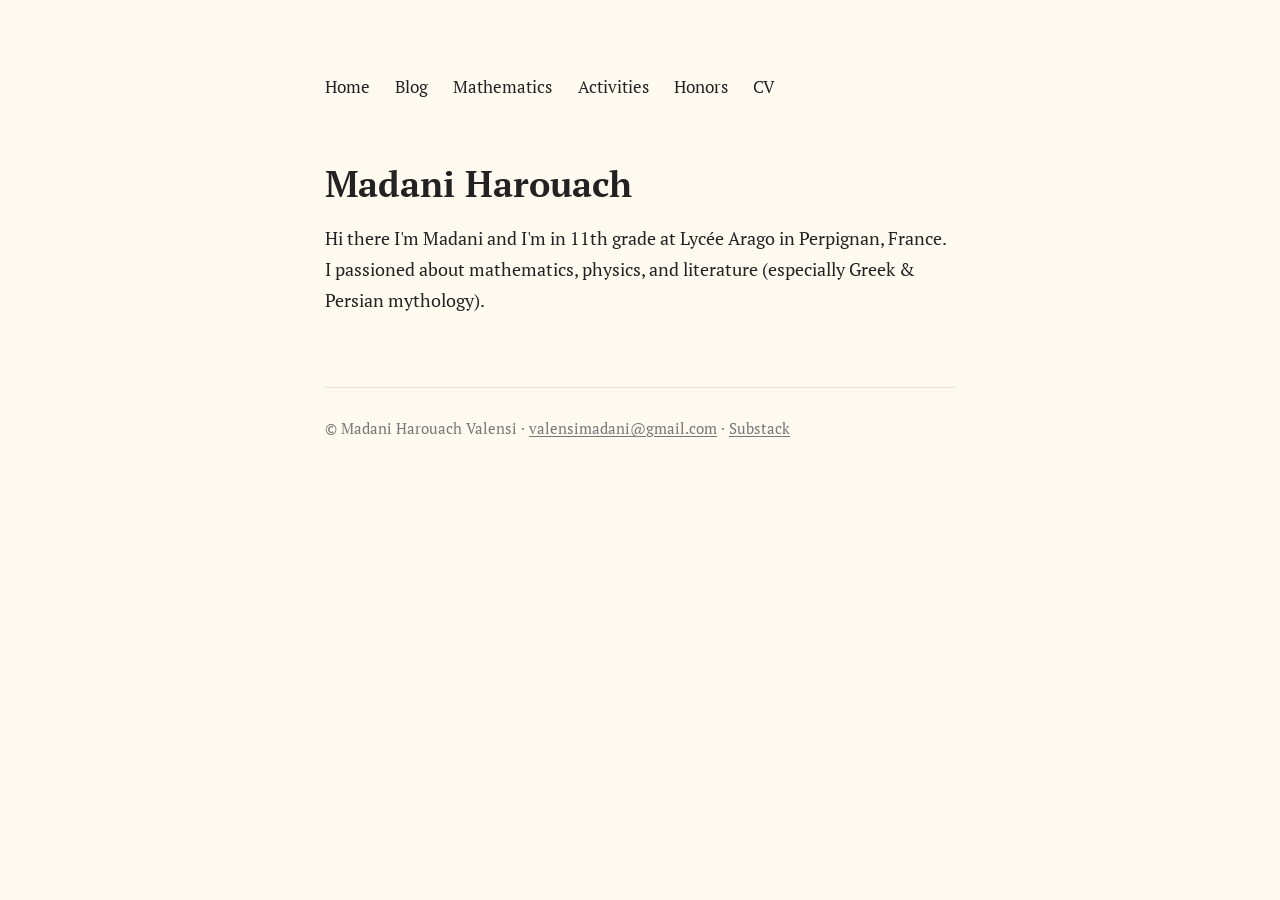
<file: index.html>
<!doctype html>
<html lang="en">
<head>
<meta charset="utf-8">
<meta name="viewport" content="width=device-width,initial-scale=1">
<title>Madani Harouach</title>
<link rel="stylesheet" href="style.css">
</head>
<body>
<div class="wrap">

<nav class="site-nav">
  <ul>
    <li><a href="index.html">Home</a></li>
    <li><a href="https://open.substack.com/pub/valensimadani">Blog</a></li>
    <li><a href="mathematics.html">Mathematics</a></li>
    <li><a href="activities.html">Activities</a></li>
    <li><a href="honors.html">Honors</a></li>
    <li><a href="cv.pdf">CV</a></li>
  </ul>
</nav>

<main>

<h1>Madani Harouach</h1>

<p>Hi there I'm Madani and I'm in 11th grade at Lycée Arago in Perpignan, France. I passioned about mathematics, physics, and literature (especially Greek & Persian mythology).</p>

<p></p>

<blockquote></blockquote>

</main>

<footer class="site-foot">
  © Madani Harouach Valensi · <a href="mailto:valensimadani@gmail.com">valensimadani@gmail.com</a> · <a href="https://open.substack.com/pub/valensimadani">Substack</a>
</footer>

</div>
</body>
</html>
</file>
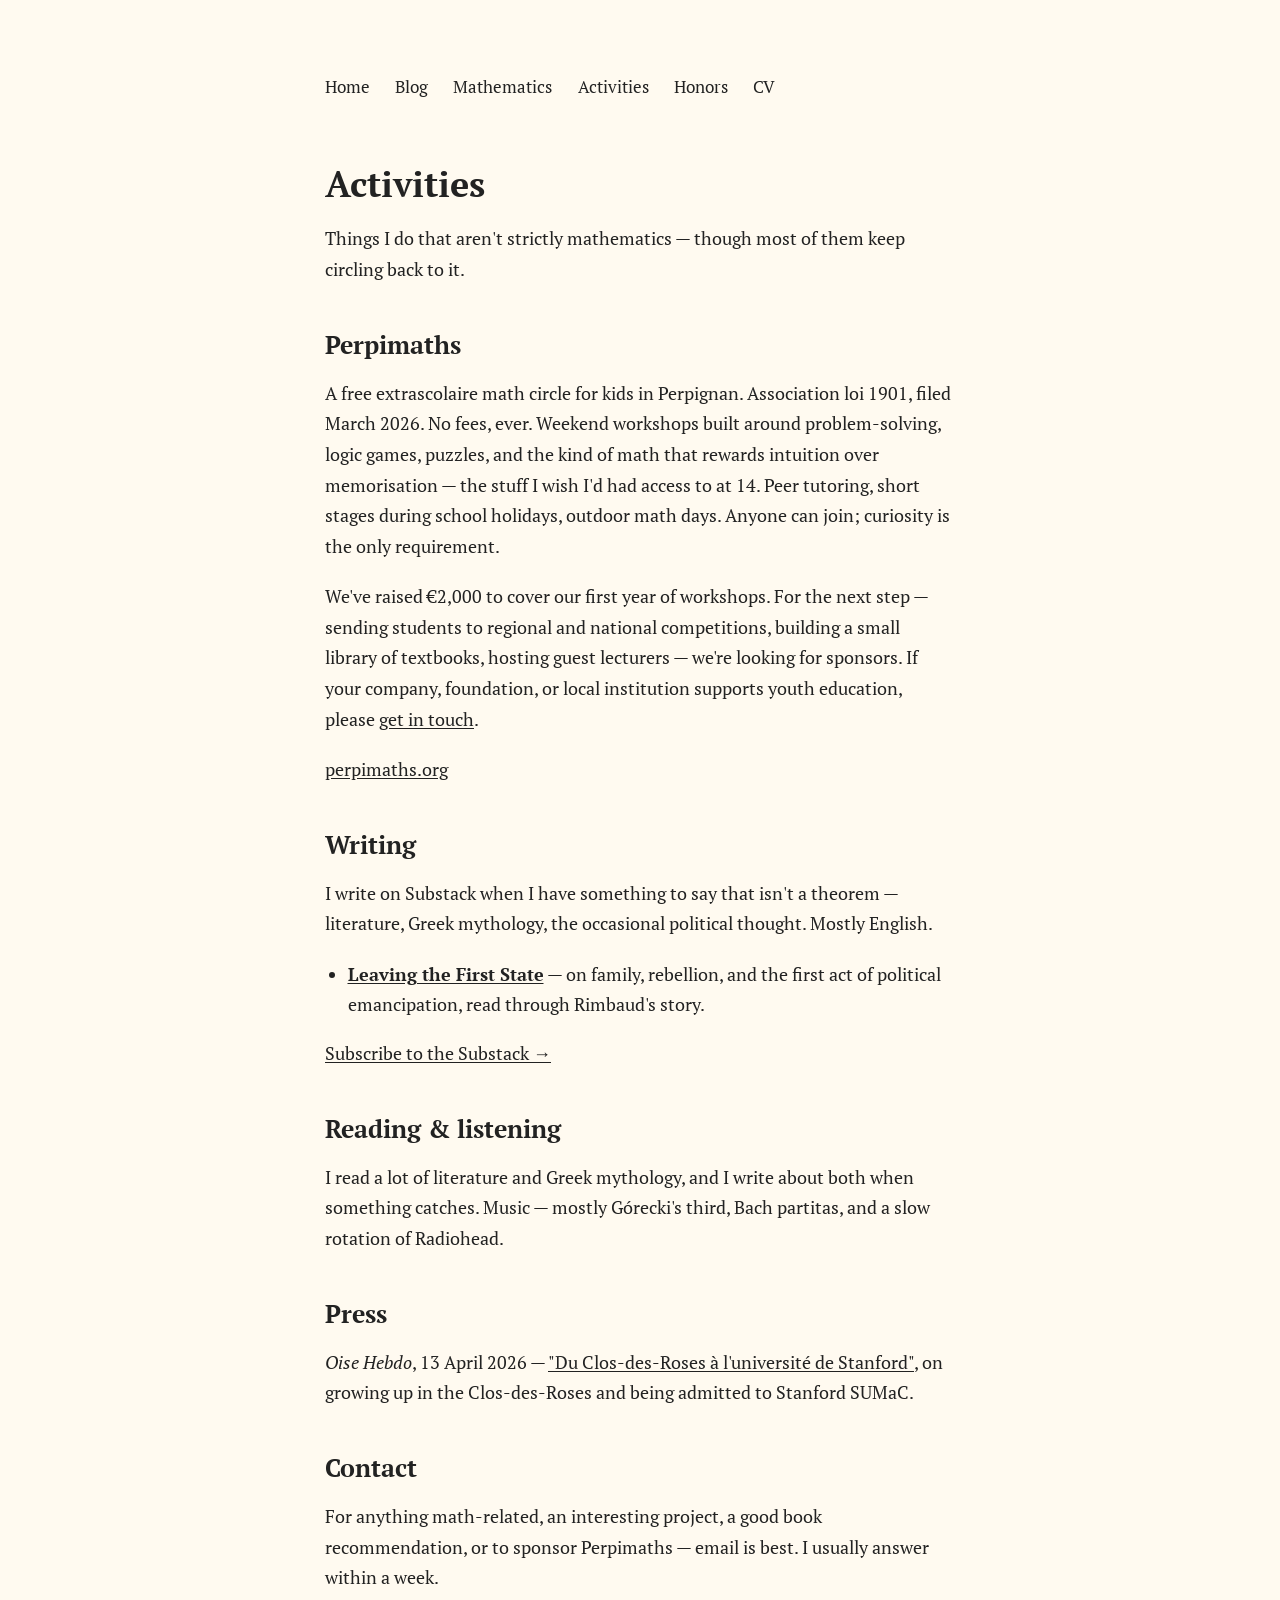
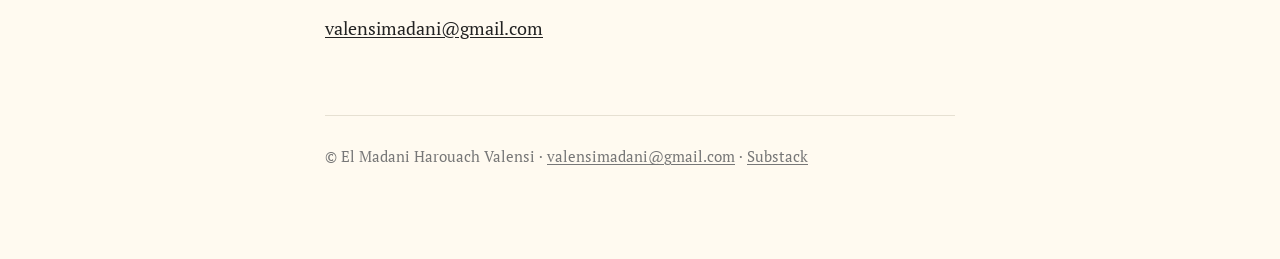
<file: activities.html>
<!doctype html>
<html lang="en">
<head>
<meta charset="utf-8">
<meta name="viewport" content="width=device-width,initial-scale=1">
<title>Activities — Madani Harouach</title>
<link rel="stylesheet" href="style.css">
</head>
<body>
<div class="wrap">

<nav class="site-nav">
  <ul>
    <li><a href="index.html">Home</a></li>
    <li><a href="https://open.substack.com/pub/valensimadani">Blog</a></li>
    <li><a href="mathematics.html">Mathematics</a></li>
    <li><a href="activities.html">Activities</a></li>
    <li><a href="honors.html">Honors</a></li>
    <li><a href="cv.pdf">CV</a></li>
  </ul>
</nav>

<main>

<h1>Activities</h1>

<p>Things I do that aren't strictly mathematics — though most of them keep circling back to it.</p>

<h2>Perpimaths</h2>

<p>A free extrascolaire math circle for kids in Perpignan. Association loi 1901, filed March 2026. No fees, ever. Weekend workshops built around problem-solving, logic games, puzzles, and the kind of math that rewards intuition over memorisation — the stuff I wish I'd had access to at 14. Peer tutoring, short stages during school holidays, outdoor math days. Anyone can join; curiosity is the only requirement.</p>

<p>We've raised €2,000 to cover our first year of workshops. For the next step — sending students to regional and national competitions, building a small library of textbooks, hosting guest lecturers — we're looking for sponsors. If your company, foundation, or local institution supports youth education, please <a href="mailto:valensimadani@gmail.com">get in touch</a>.</p>

<p><a href="https://perpimaths.org">perpimaths.org</a></p>

<h2>Writing</h2>

<p>I write on Substack when I have something to say that isn't a theorem — literature, Greek mythology, the occasional political thought. Mostly English.</p>

<ul>
  <li><a href="https://open.substack.com/pub/valensimadani/p/leaving-the-first-state?r=7dea9t"><strong>Leaving the First State</strong></a> — on family, rebellion, and the first act of political emancipation, read through Rimbaud's story.</li>
</ul>

<p><a href="https://open.substack.com/pub/valensimadani">Subscribe to the Substack →</a></p>

<h2>Reading &amp; listening</h2>

<p>I read a lot of literature and Greek mythology, and I write about both when something catches. Music — mostly Górecki's third, Bach partitas, and a slow rotation of Radiohead.</p>

<h2>Press</h2>

<p><em>Oise Hebdo</em>, 13 April 2026 — <a href="https://www.oisehebdo.fr/2026/04/13/compiegne-harouach-el-madani-clos-des-roses-universite-stanford/">"Du Clos-des-Roses à l'université de Stanford"</a>, on growing up in the Clos-des-Roses and being admitted to Stanford SUMaC.</p>

<h2>Contact</h2>

<p>For anything math-related, an interesting project, a good book recommendation, or to sponsor Perpimaths — email is best. I usually answer within a week.</p>

<p><a href="mailto:valensimadani@gmail.com">valensimadani@gmail.com</a></p>

</main>

<footer class="site-foot">
  © El Madani Harouach Valensi · <a href="mailto:valensimadani@gmail.com">valensimadani@gmail.com</a> · <a href="https://open.substack.com/pub/valensimadani">Substack</a>
</footer>

</div>
</body>
</html>
</file>
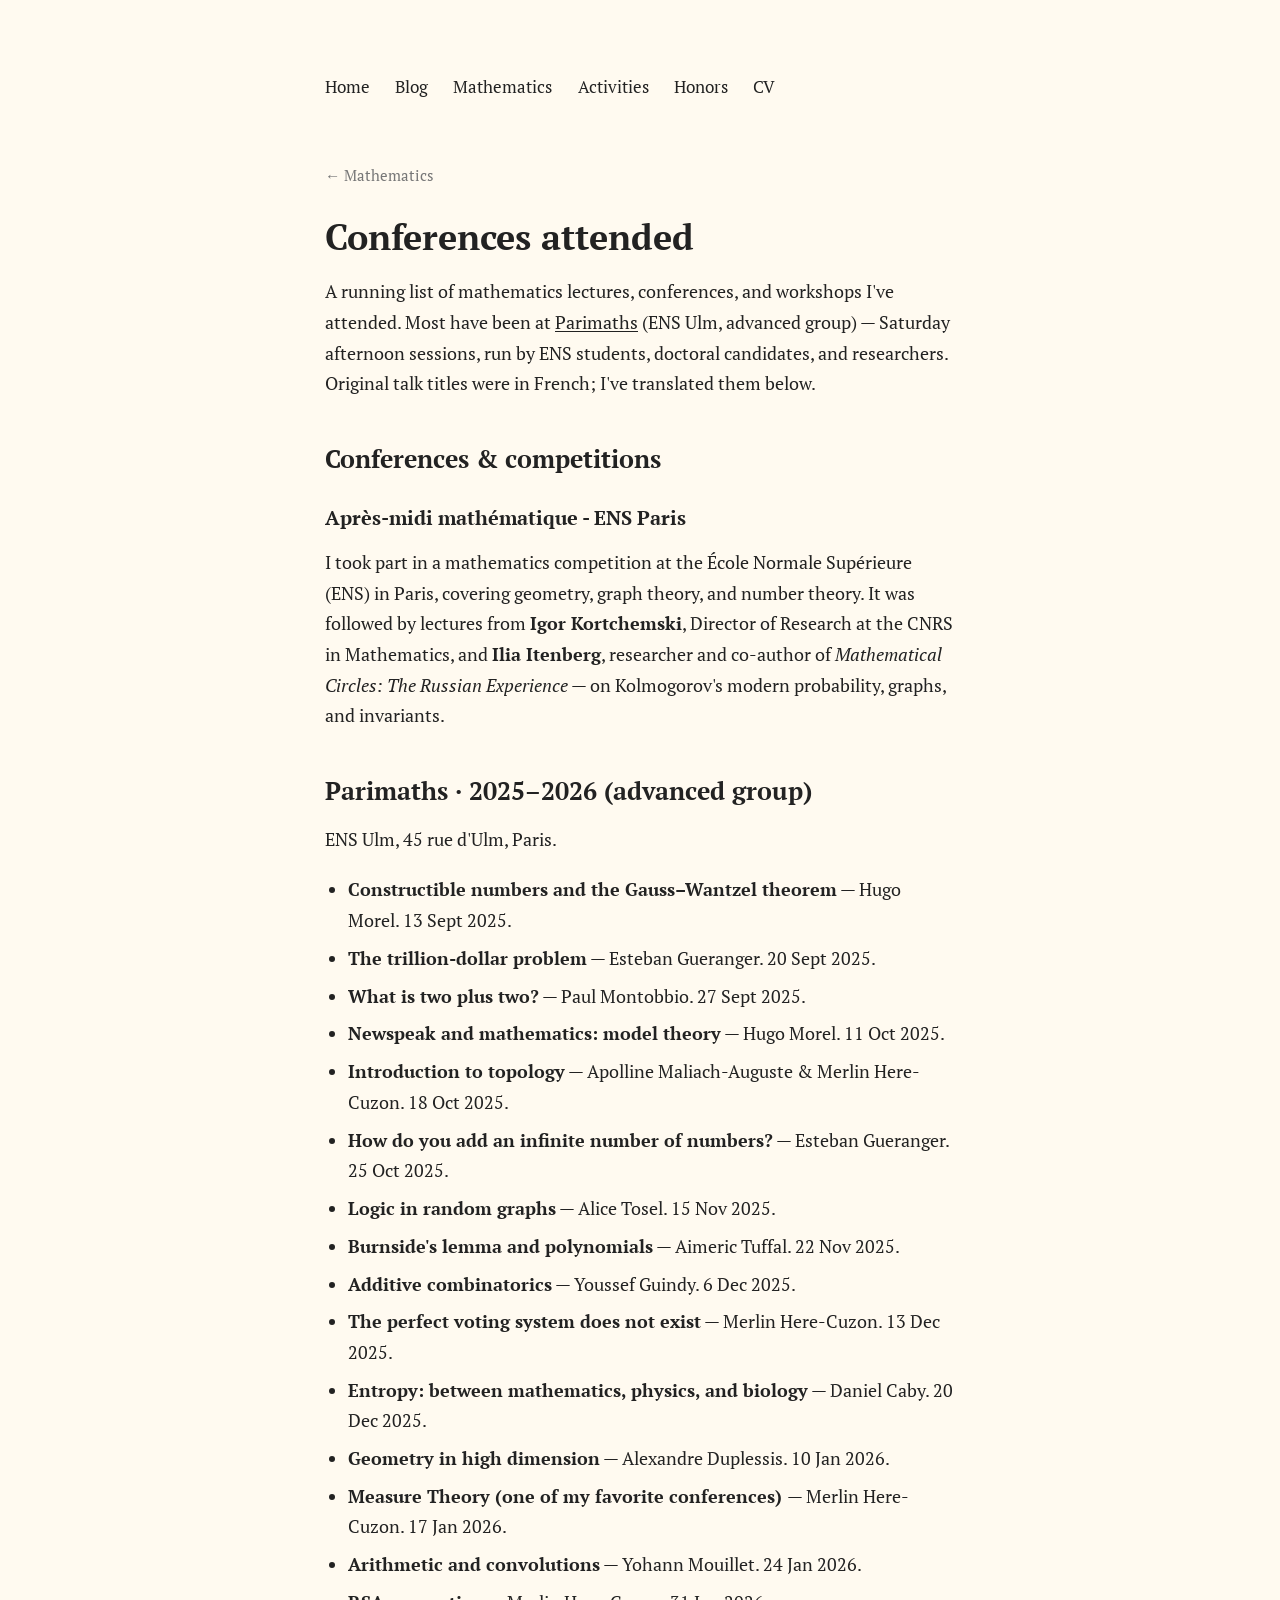
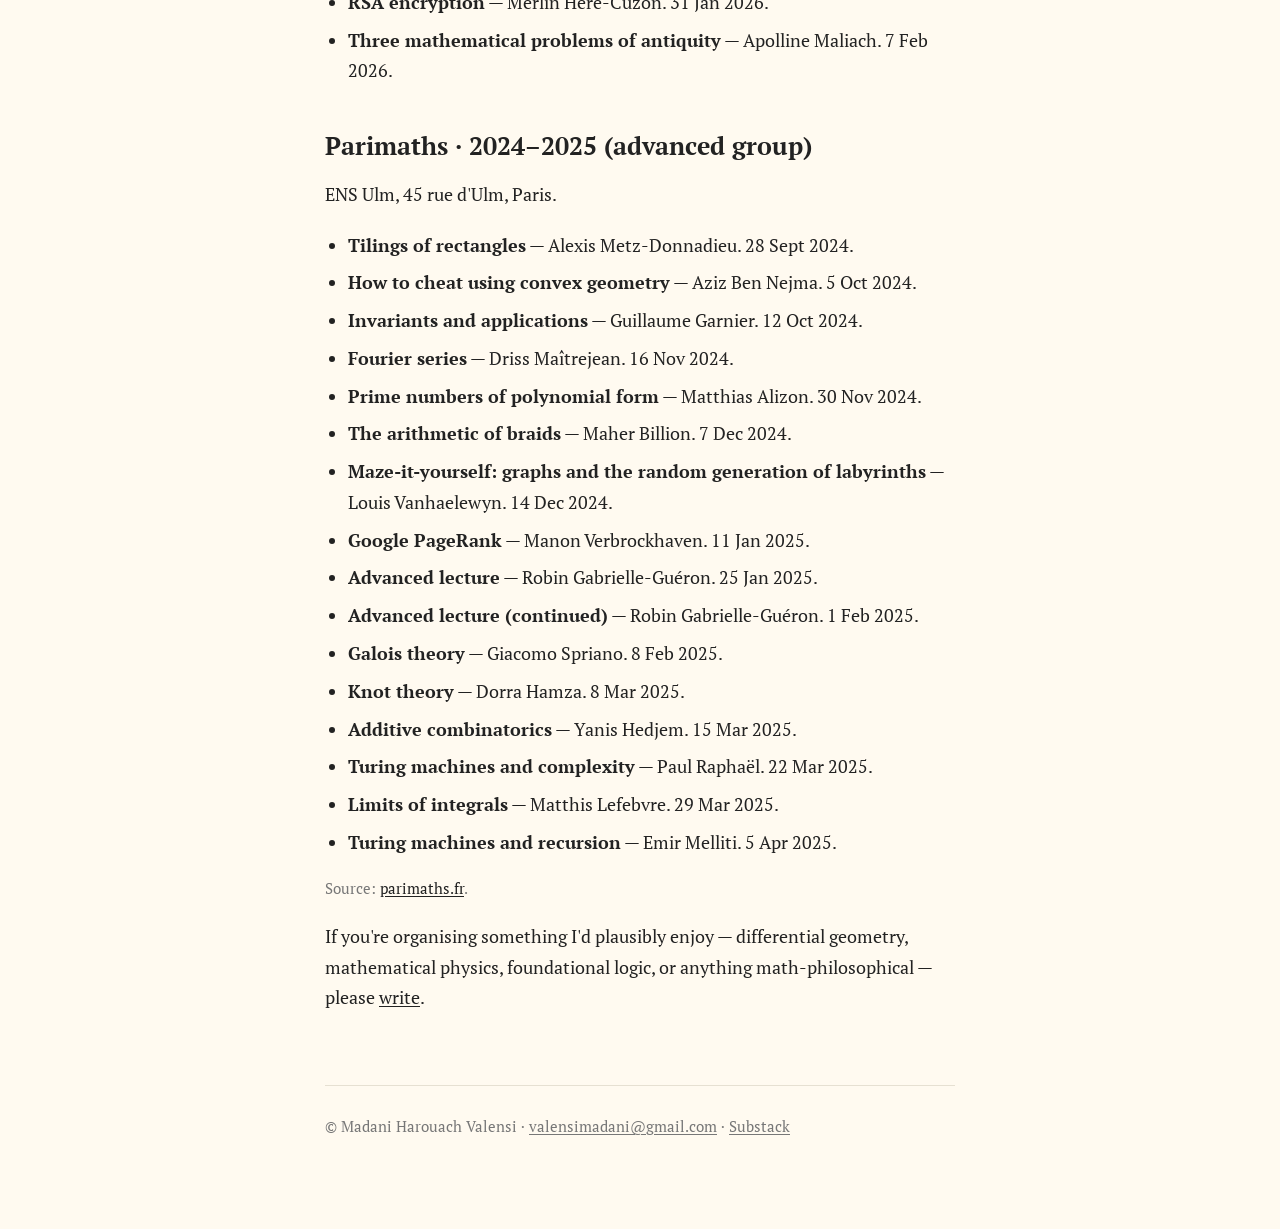
<file: conferences.html>
<!doctype html>
<html lang="en">
<head>
<meta charset="utf-8">
<meta name="viewport" content="width=device-width,initial-scale=1">
<title>Conferences attended — Madani Harouach</title>
<link rel="stylesheet" href="style.css">
</head>
<body>
<div class="wrap">

<nav class="site-nav">
  <ul>
    <li><a href="index.html">Home</a></li>
    <li><a href="https://open.substack.com/pub/valensimadani">Blog</a></li>
    <li><a href="mathematics.html">Mathematics</a></li>
    <li><a href="activities.html">Activities</a></li>
    <li><a href="honors.html">Honors</a></li>
    <li><a href="cv.pdf">CV</a></li>
  </ul>
</nav>

<main>

<p class="crumb"><a href="mathematics.html">← Mathematics</a></p>

<h1>Conferences attended</h1>

<p>A running list of mathematics lectures, conferences, and workshops I've attended. Most have been at <a href="https://www.parimaths.fr/">Parimaths</a> (ENS Ulm, advanced group) — Saturday afternoon sessions, run by ENS students, doctoral candidates, and researchers. Original talk titles were in French; I've translated them below.</p>

<h2>Conferences &amp; competitions</h2>

<h3>Après-midi mathématique - ENS Paris</h3>

<p>I took part in a mathematics competition at the École Normale Supérieure (ENS) in Paris, covering geometry, graph theory, and number theory. It was followed by lectures from <strong>Igor Kortchemski</strong>, Director of Research at the CNRS in Mathematics, and <strong>Ilia Itenberg</strong>, researcher and co-author of <em>Mathematical Circles: The Russian Experience</em> — on Kolmogorov's modern probability, graphs, and invariants.</p>


<h2>Parimaths · 2025–2026 (advanced group)</h2>

<p>ENS Ulm, 45 rue d'Ulm, Paris.</p>

<ul>
  <li><strong>Constructible numbers and the Gauss–Wantzel theorem</strong> — Hugo Morel. 13 Sept 2025.</li>
  <li><strong>The trillion-dollar problem</strong> — Esteban Gueranger. 20 Sept 2025.</li>
  <li><strong>What is two plus two?</strong> — Paul Montobbio. 27 Sept 2025.</li>
  <li><strong>Newspeak and mathematics: model theory</strong> — Hugo Morel. 11 Oct 2025.</li>
  <li><strong>Introduction to topology</strong> — Apolline Maliach-Auguste &amp; Merlin Here-Cuzon. 18 Oct 2025.</li>
  <li><strong>How do you add an infinite number of numbers?</strong> — Esteban Gueranger. 25 Oct 2025.</li>
  <li><strong>Logic in random graphs</strong> — Alice Tosel. 15 Nov 2025.</li>
  <li><strong>Burnside's lemma and polynomials</strong> — Aimeric Tuffal. 22 Nov 2025.</li>
  <li><strong>Additive combinatorics</strong> — Youssef Guindy. 6 Dec 2025.</li>
  <li><strong>The perfect voting system does not exist</strong> — Merlin Here-Cuzon. 13 Dec 2025.</li>
  <li><strong>Entropy: between mathematics, physics, and biology</strong> — Daniel Caby. 20 Dec 2025.</li>
  <li><strong>Geometry in high dimension</strong> — Alexandre Duplessis. 10 Jan 2026.</li>
  <li><strong>Measure Theory (one of my favorite conferences) </strong> —  Merlin Here-Cuzon. 17 Jan 2026.</li>
  <li><strong>Arithmetic and convolutions</strong> — Yohann Mouillet. 24 Jan 2026.</li>
  <li><strong>RSA encryption</strong> — Merlin Here-Cuzon. 31 Jan 2026.</li>
  <li><strong>Three mathematical problems of antiquity</strong> — Apolline Maliach. 7 Feb 2026.</li>

</ul>

<h2>Parimaths · 2024–2025 (advanced group)</h2>

<p>ENS Ulm, 45 rue d'Ulm, Paris.</p>

<ul>
  <li><strong>Tilings of rectangles</strong> — Alexis Metz-Donnadieu. 28 Sept 2024.</li>
  <li><strong>How to cheat using convex geometry</strong> — Aziz Ben Nejma. 5 Oct 2024.</li>
  <li><strong>Invariants and applications</strong> — Guillaume Garnier. 12 Oct 2024.</li>
  <li><strong>Fourier series</strong> — Driss Maîtrejean. 16 Nov 2024.</li>
  <li><strong>Prime numbers of polynomial form</strong> — Matthias Alizon. 30 Nov 2024.</li>
  <li><strong>The arithmetic of braids</strong> — Maher Billion. 7 Dec 2024.</li>
  <li><strong>Maze-it-yourself: graphs and the random generation of labyrinths</strong> — Louis Vanhaelewyn. 14 Dec 2024.</li>
  <li><strong>Google PageRank</strong> — Manon Verbrockhaven. 11 Jan 2025.</li>
  <li><strong>Advanced lecture</strong> — Robin Gabrielle-Guéron. 25 Jan 2025.</li>
  <li><strong>Advanced lecture (continued)</strong> — Robin Gabrielle-Guéron. 1 Feb 2025.</li>
  <li><strong>Galois theory</strong> — Giacomo Spriano. 8 Feb 2025.</li>
  <li><strong>Knot theory</strong> — Dorra Hamza. 8 Mar 2025.</li>
  <li><strong>Additive combinatorics</strong> — Yanis Hedjem. 15 Mar 2025.</li>
  <li><strong>Turing machines and complexity</strong> — Paul Raphaël. 22 Mar 2025.</li>
  <li><strong>Limits of integrals</strong> — Matthis Lefebvre. 29 Mar 2025.</li>
  <li><strong>Turing machines and recursion</strong> — Emir Melliti. 5 Apr 2025.</li>
</ul>

<p style="font-size:0.85rem;color:var(--muted);">Source: <a href="https://www.parimaths.fr/">parimaths.fr</a>.</p>

<p>If you're organising something I'd plausibly enjoy — differential geometry, mathematical physics, foundational logic, or anything math-philosophical — please <a href="mailto:valensimadani@gmail.com">write</a>.</p>

</main>

<footer class="site-foot">
  © Madani Harouach Valensi · <a href="mailto:valensimadani@gmail.com">valensimadani@gmail.com</a> · <a href="https://open.substack.com/pub/valensimadani">Substack</a>
</footer>

</div>
</body>
</html>
</file>
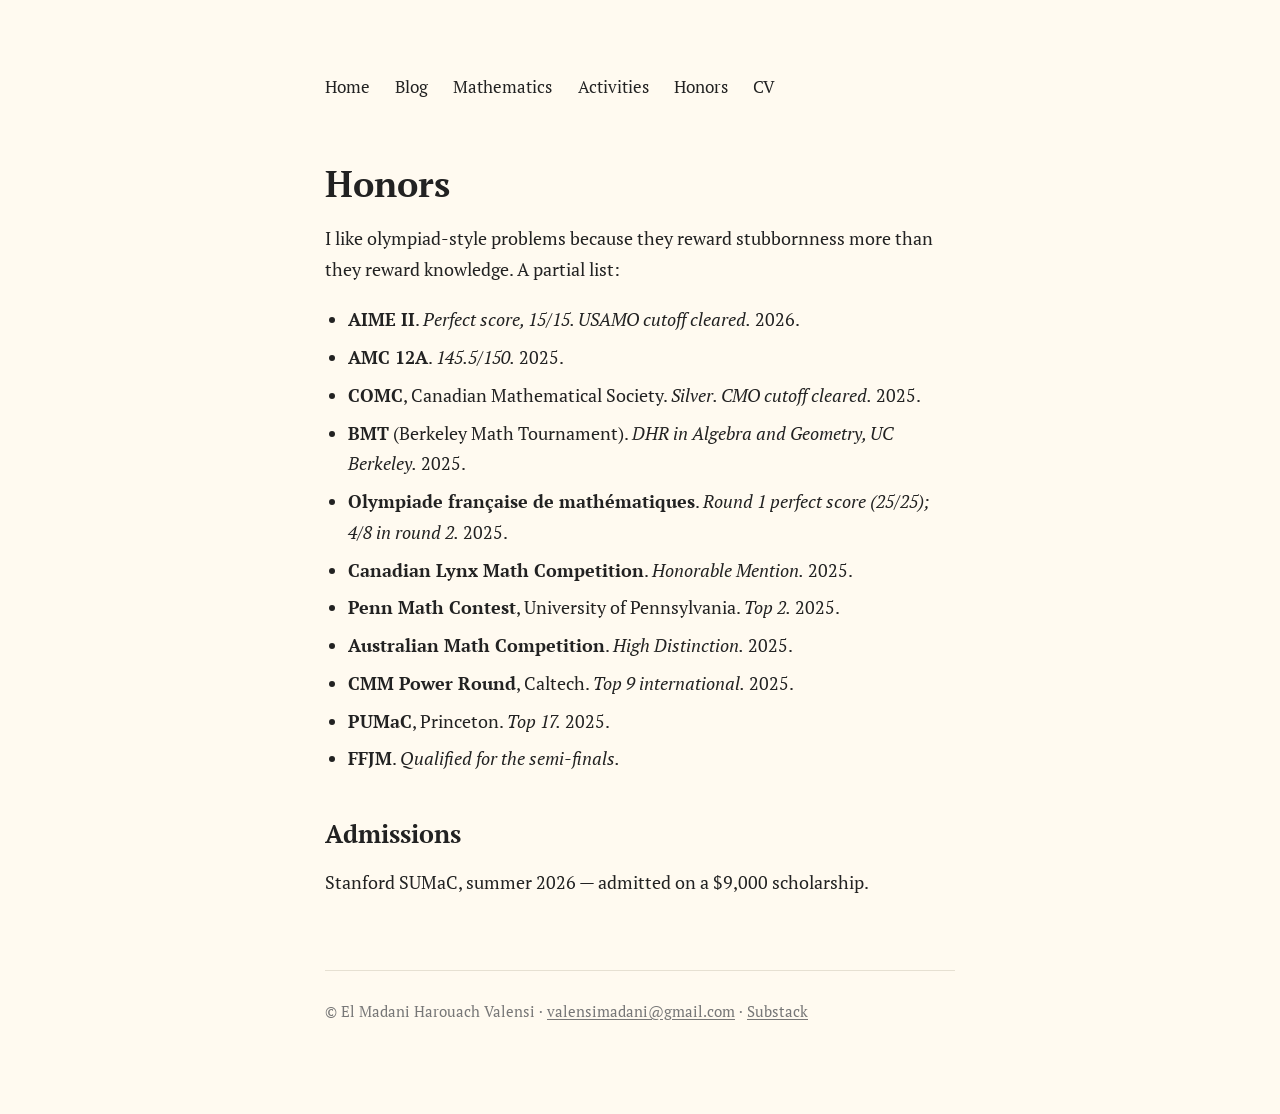
<file: honors (1).html>
<!doctype html>
<html lang="en">
<head>
<meta charset="utf-8">
<meta name="viewport" content="width=device-width,initial-scale=1">
<title>Honors — Madani Harouach</title>
<link rel="stylesheet" href="style.css">
</head>
<body>
<div class="wrap">

<nav class="site-nav">
  <ul>
    <li><a href="index.html">Home</a></li>
    <li><a href="https://open.substack.com/pub/valensimadani">Blog</a></li>
    <li><a href="mathematics.html">Mathematics</a></li>
    <li><a href="activities.html">Activities</a></li>
    <li><a href="honors.html">Honors</a></li>
    <li><a href="cv.pdf">CV</a></li>
  </ul>
</nav>

<main>

<h1>Honors</h1>

<p>I like olympiad-style problems because they reward stubbornness more than they reward knowledge. A partial list:</p>

<ul>
  <li><strong>AIME II</strong>. <em>Perfect score, 15/15. USAMO cutoff cleared.</em> 2026.</li>
  <li><strong>AMC 12A</strong>. <em>145.5/150.</em> 2025.</li>
  <li><strong>COMC</strong>, Canadian Mathematical Society. <em>Silver. CMO cutoff cleared.</em> 2025.</li>
  <li><strong>BMT</strong> (Berkeley Math Tournament). <em>DHR in Algebra and Geometry, UC Berkeley.</em> 2025.</li>
  <li><strong>Olympiade française de mathématiques</strong>. <em>Round 1 perfect score (25/25); 4/8 in round 2.</em> 2025.</li>
  <li><strong>Canadian Lynx Math Competition</strong>. <em>Honorable Mention.</em> 2025.</li>
  <li><strong>Penn Math Contest</strong>, University of Pennsylvania. <em>Top 2.</em> 2025.</li>
  <li><strong>Australian Math Competition</strong>. <em>High Distinction.</em> 2025.</li>
  <li><strong>CMM Power Round</strong>, Caltech. <em>Top 9 international.</em> 2025.</li>
  <li><strong>PUMaC</strong>, Princeton. <em>Top 17.</em> 2025.</li>
  <li><strong>FFJM</strong>. <em>Qualified for the semi-finals.</em></li>
</ul>

<h2>Admissions</h2>

<p>Stanford SUMaC, summer 2026 — admitted on a $9,000 scholarship.</p>

</main>

<footer class="site-foot">
  © El Madani Harouach Valensi · <a href="mailto:valensimadani@gmail.com">valensimadani@gmail.com</a> · <a href="https://open.substack.com/pub/valensimadani">Substack</a>
</footer>

</div>
</body>
</html>
</file>
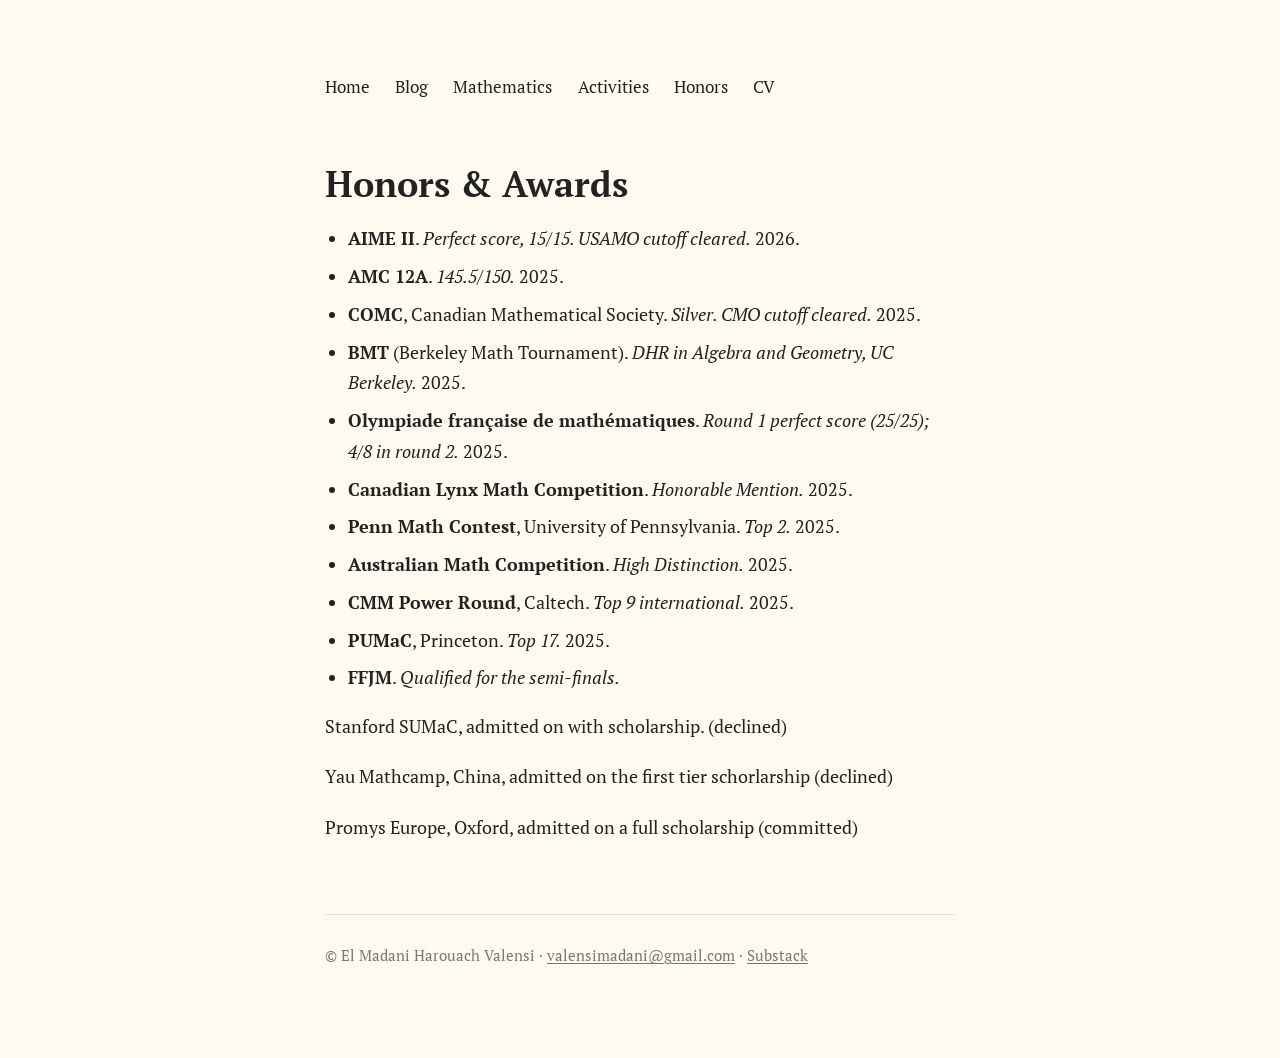
<file: honors.html>
<!doctype html>
<html lang="en">
<head>
<meta charset="utf-8">
<meta name="viewport" content="width=device-width,initial-scale=1">
<title>Honors — Madani Harouach</title>
<link rel="stylesheet" href="style.css">
</head>
<body>
<div class="wrap">

<nav class="site-nav">
  <ul>
    <li><a href="index.html">Home</a></li>
    <li><a href="https://open.substack.com/pub/valensimadani">Blog</a></li>
    <li><a href="mathematics.html">Mathematics</a></li>
    <li><a href="activities.html">Activities</a></li>
    <li><a href="honors.html">Honors</a></li>
    <li><a href="cv.pdf">CV</a></li>
  </ul>
</nav>

<main>

<h1>Honors & Awards</h1>

<ul>
  <li><strong>AIME II</strong>. <em>Perfect score, 15/15. USAMO cutoff cleared.</em> 2026.</li>
  <li><strong>AMC 12A</strong>. <em>145.5/150.</em> 2025.</li>
  <li><strong>COMC</strong>, Canadian Mathematical Society. <em>Silver. CMO cutoff cleared.</em> 2025.</li>
  <li><strong>BMT</strong> (Berkeley Math Tournament). <em>DHR in Algebra and Geometry, UC Berkeley.</em> 2025.</li>
  <li><strong>Olympiade française de mathématiques</strong>. <em>Round 1 perfect score (25/25); 4/8 in round 2.</em> 2025.</li>
  <li><strong>Canadian Lynx Math Competition</strong>. <em>Honorable Mention.</em> 2025.</li>
  <li><strong>Penn Math Contest</strong>, University of Pennsylvania. <em>Top 2.</em> 2025.</li>
  <li><strong>Australian Math Competition</strong>. <em>High Distinction.</em> 2025.</li>
  <li><strong>CMM Power Round</strong>, Caltech. <em>Top 9 international.</em> 2025.</li>
  <li><strong>PUMaC</strong>, Princeton. <em>Top 17.</em> 2025.</li>
  <li><strong>FFJM</strong>. <em>Qualified for the semi-finals.</em></li>
</ul>

<p>Stanford SUMaC, admitted on with scholarship. (declined)</p>
<p>Yau Mathcamp, China, admitted on the first tier schorlarship (declined) </p>
<p>Promys Europe, Oxford, admitted on a full scholarship (committed)<p>
</main>

<footer class="site-foot">
  © El Madani Harouach Valensi · <a href="mailto:valensimadani@gmail.com">valensimadani@gmail.com</a> · <a href="https://open.substack.com/pub/valensimadani">Substack</a>
</footer>

</div>
</body>
</html>
</file>
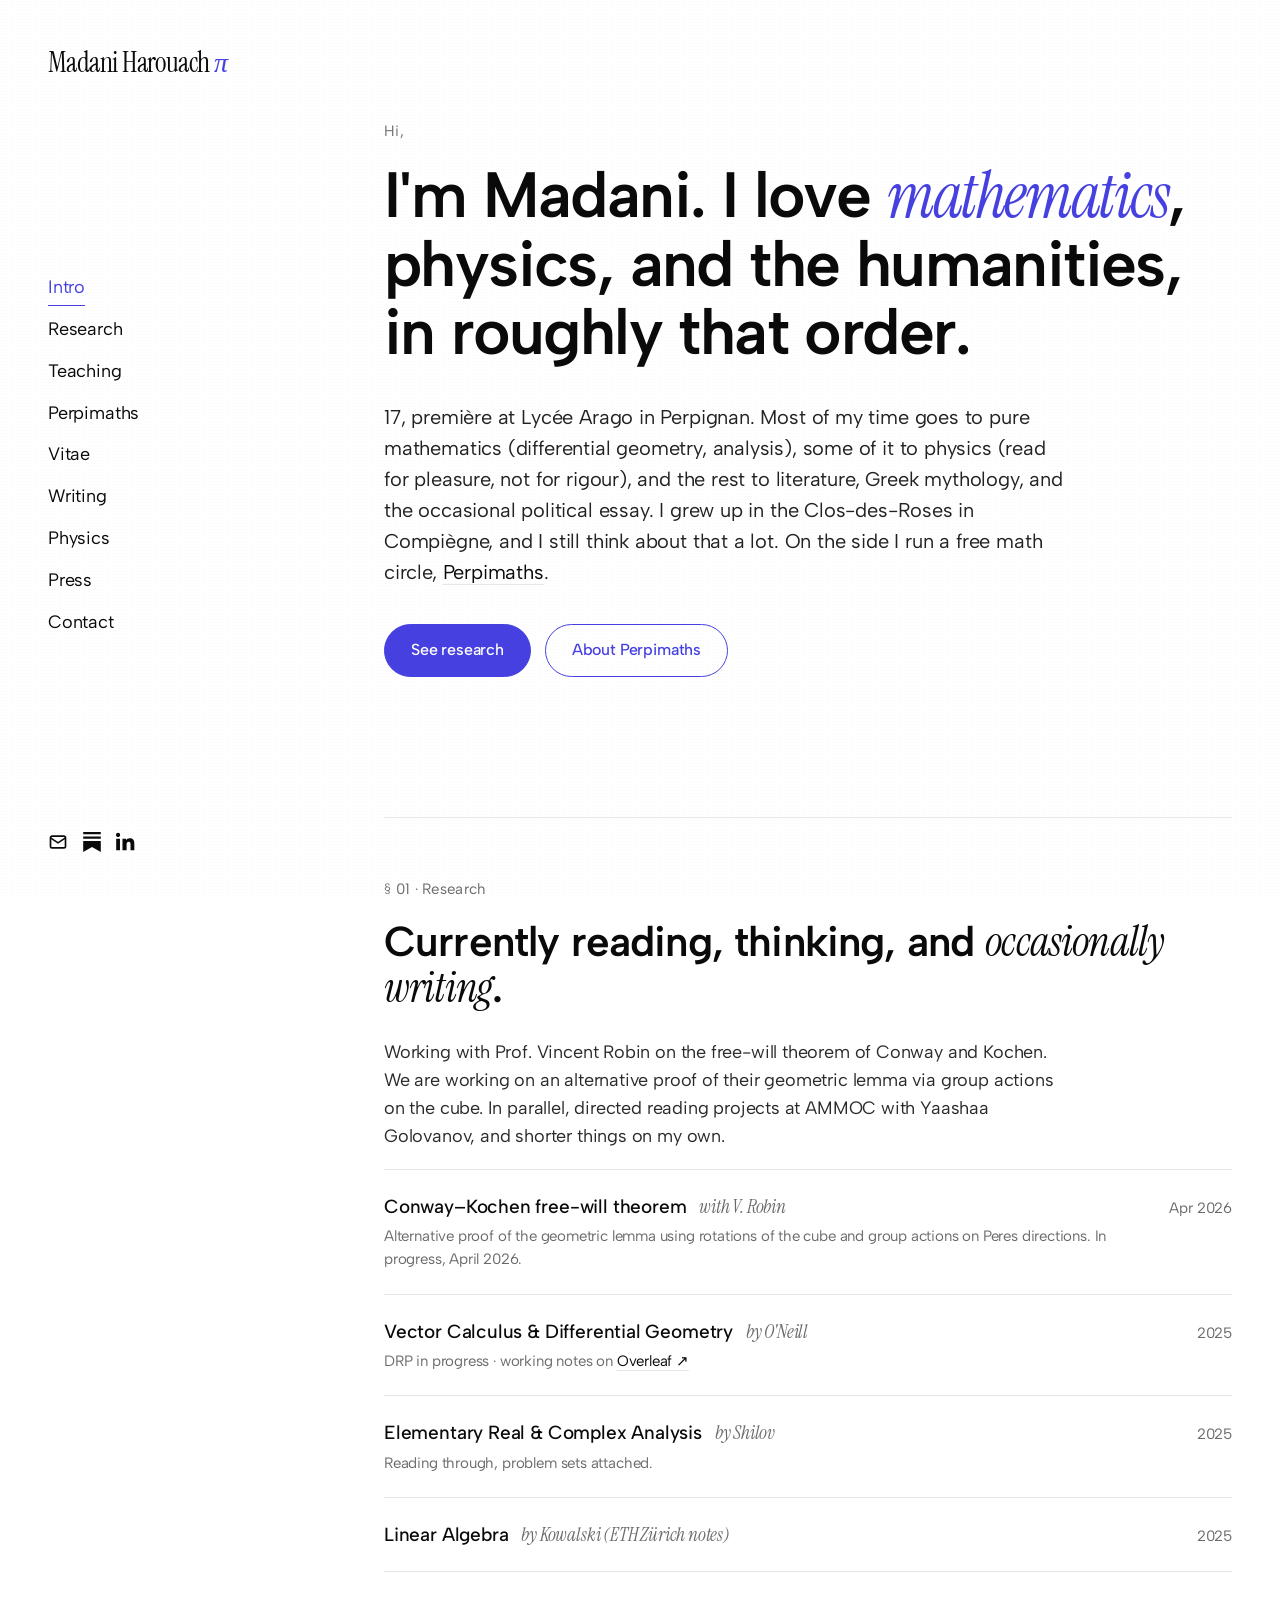
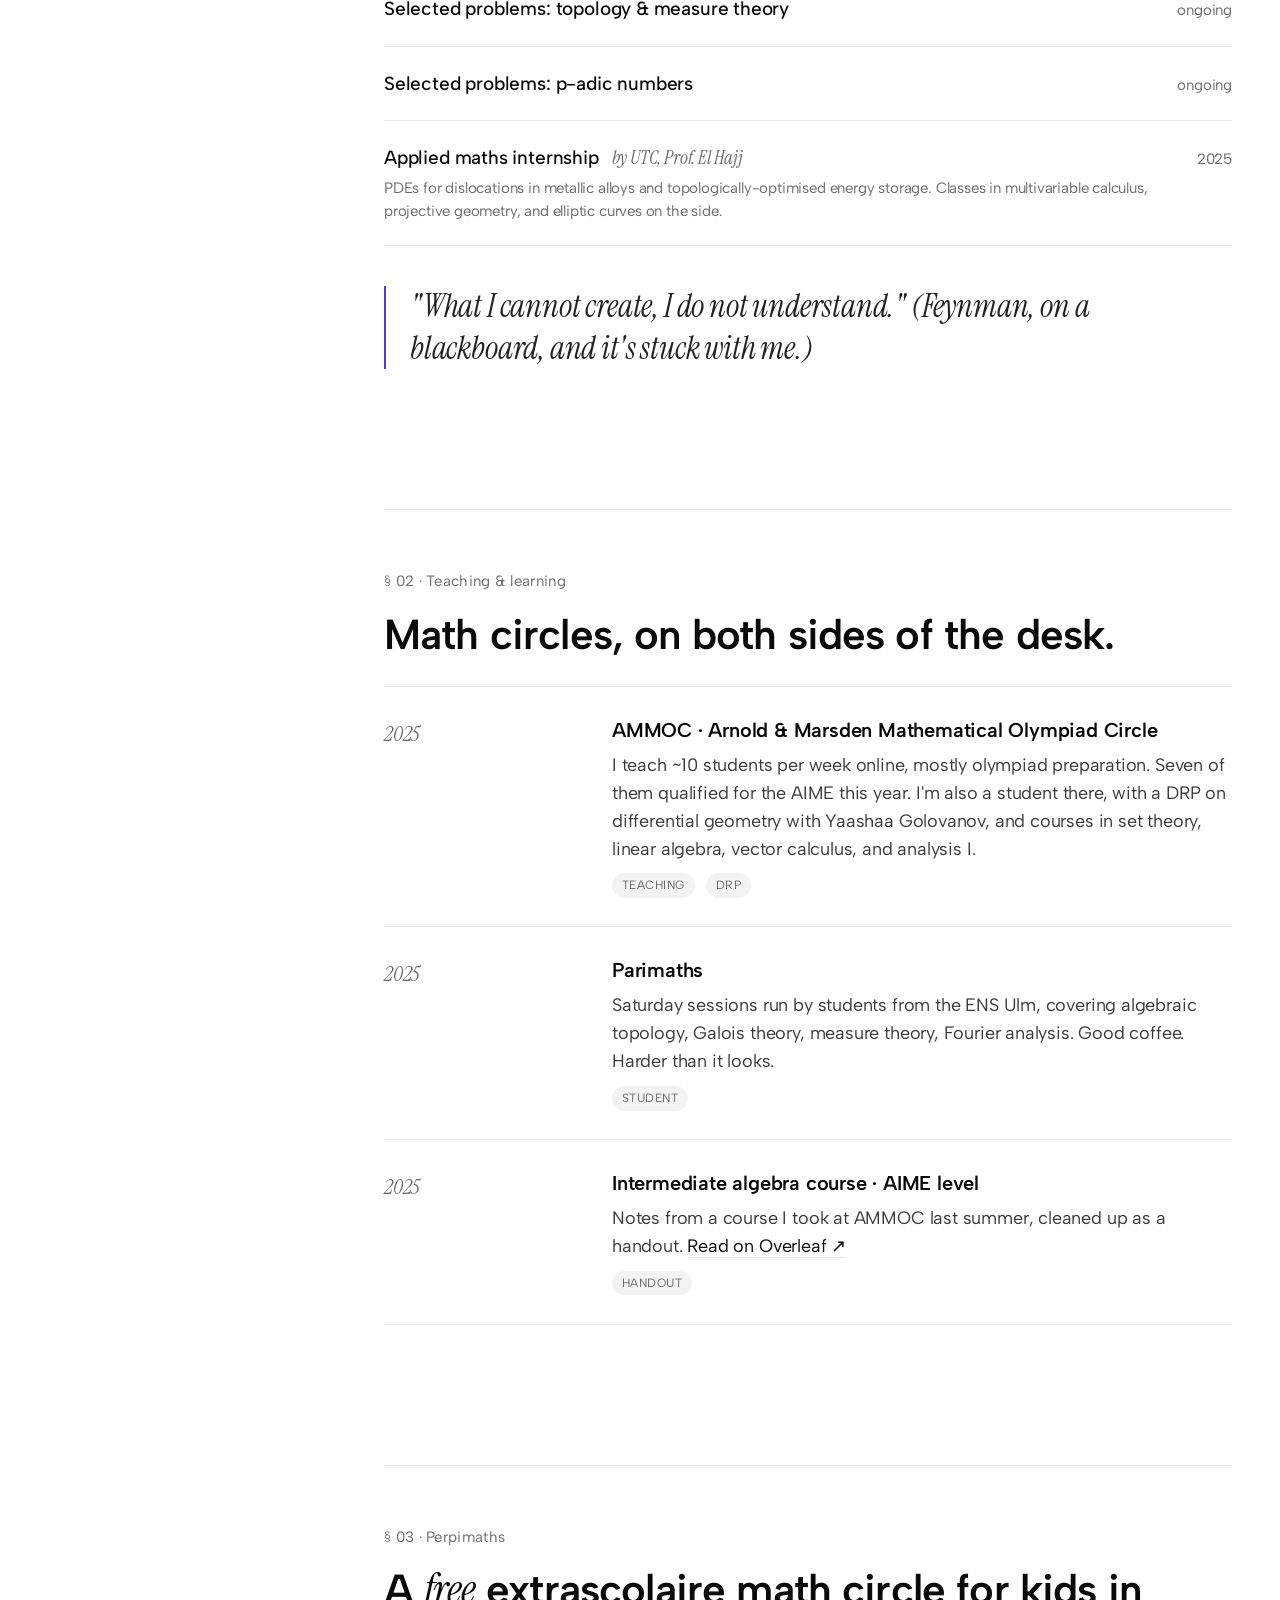
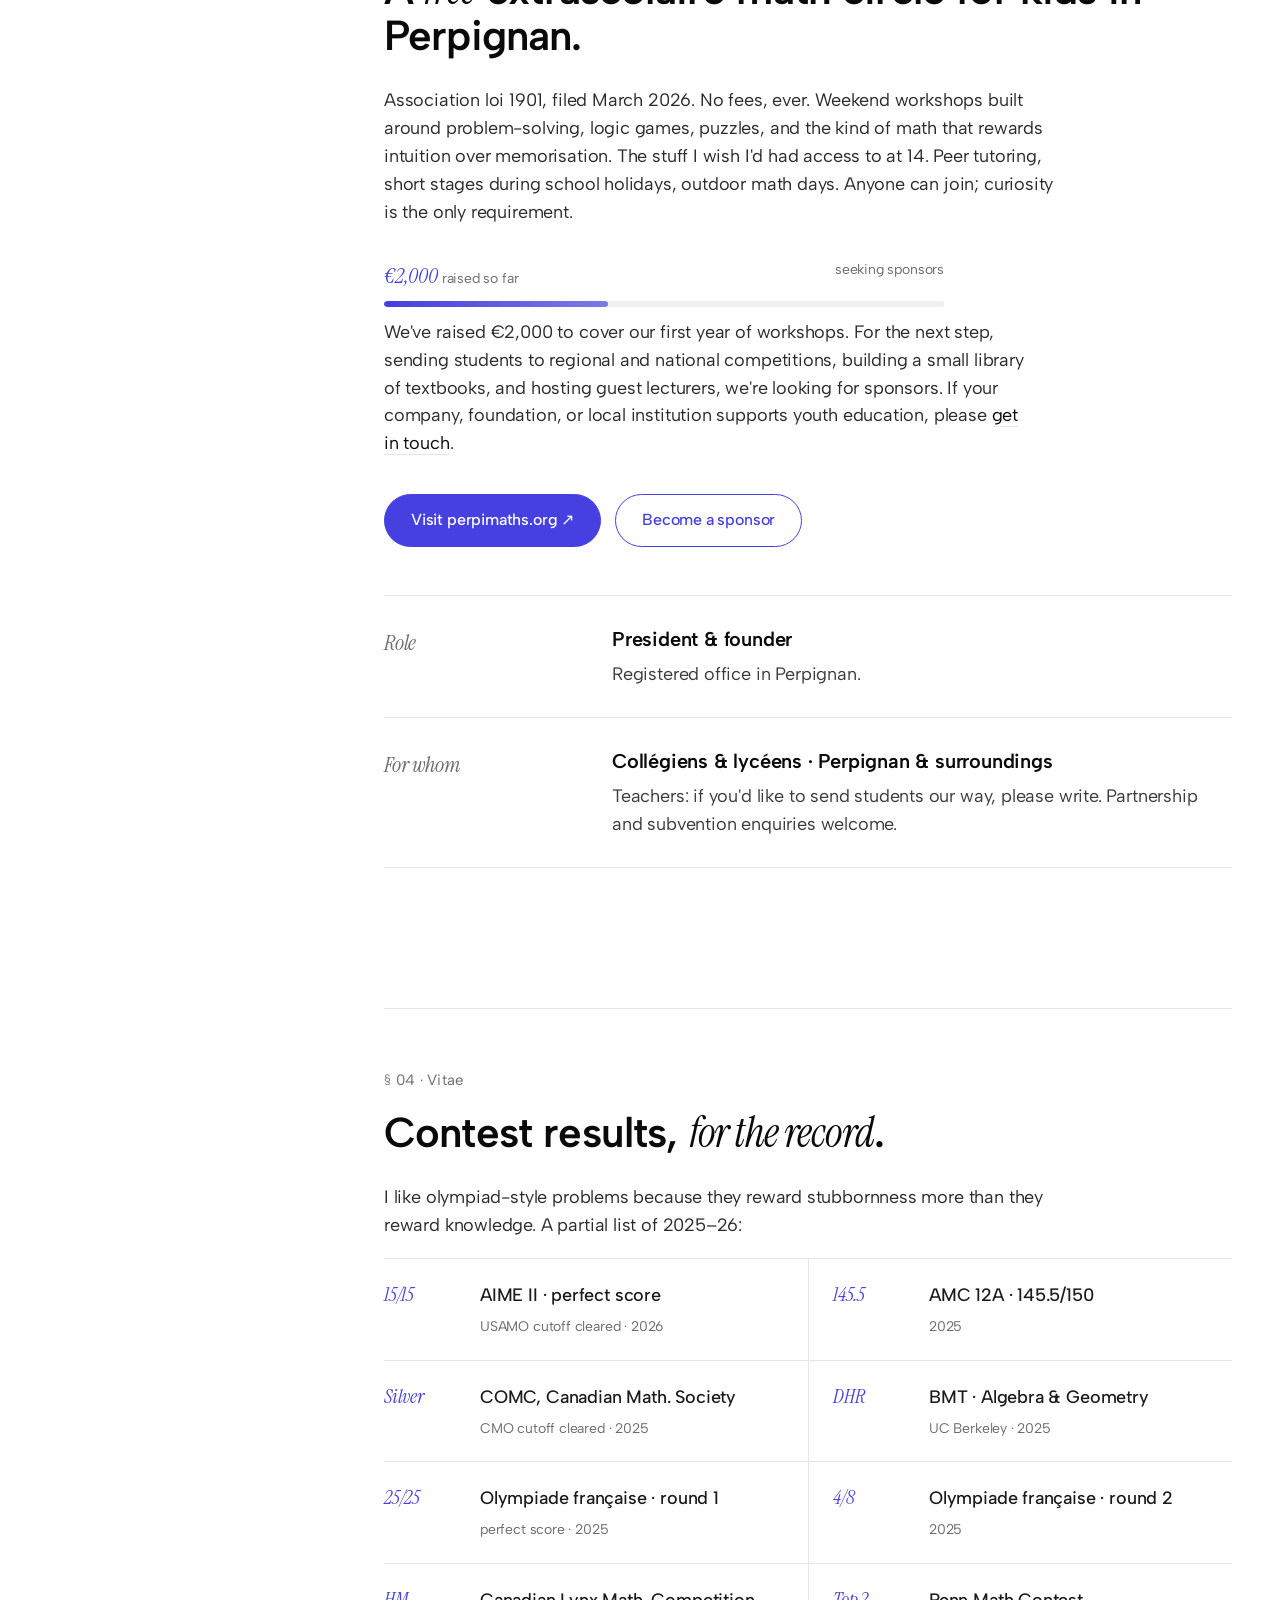
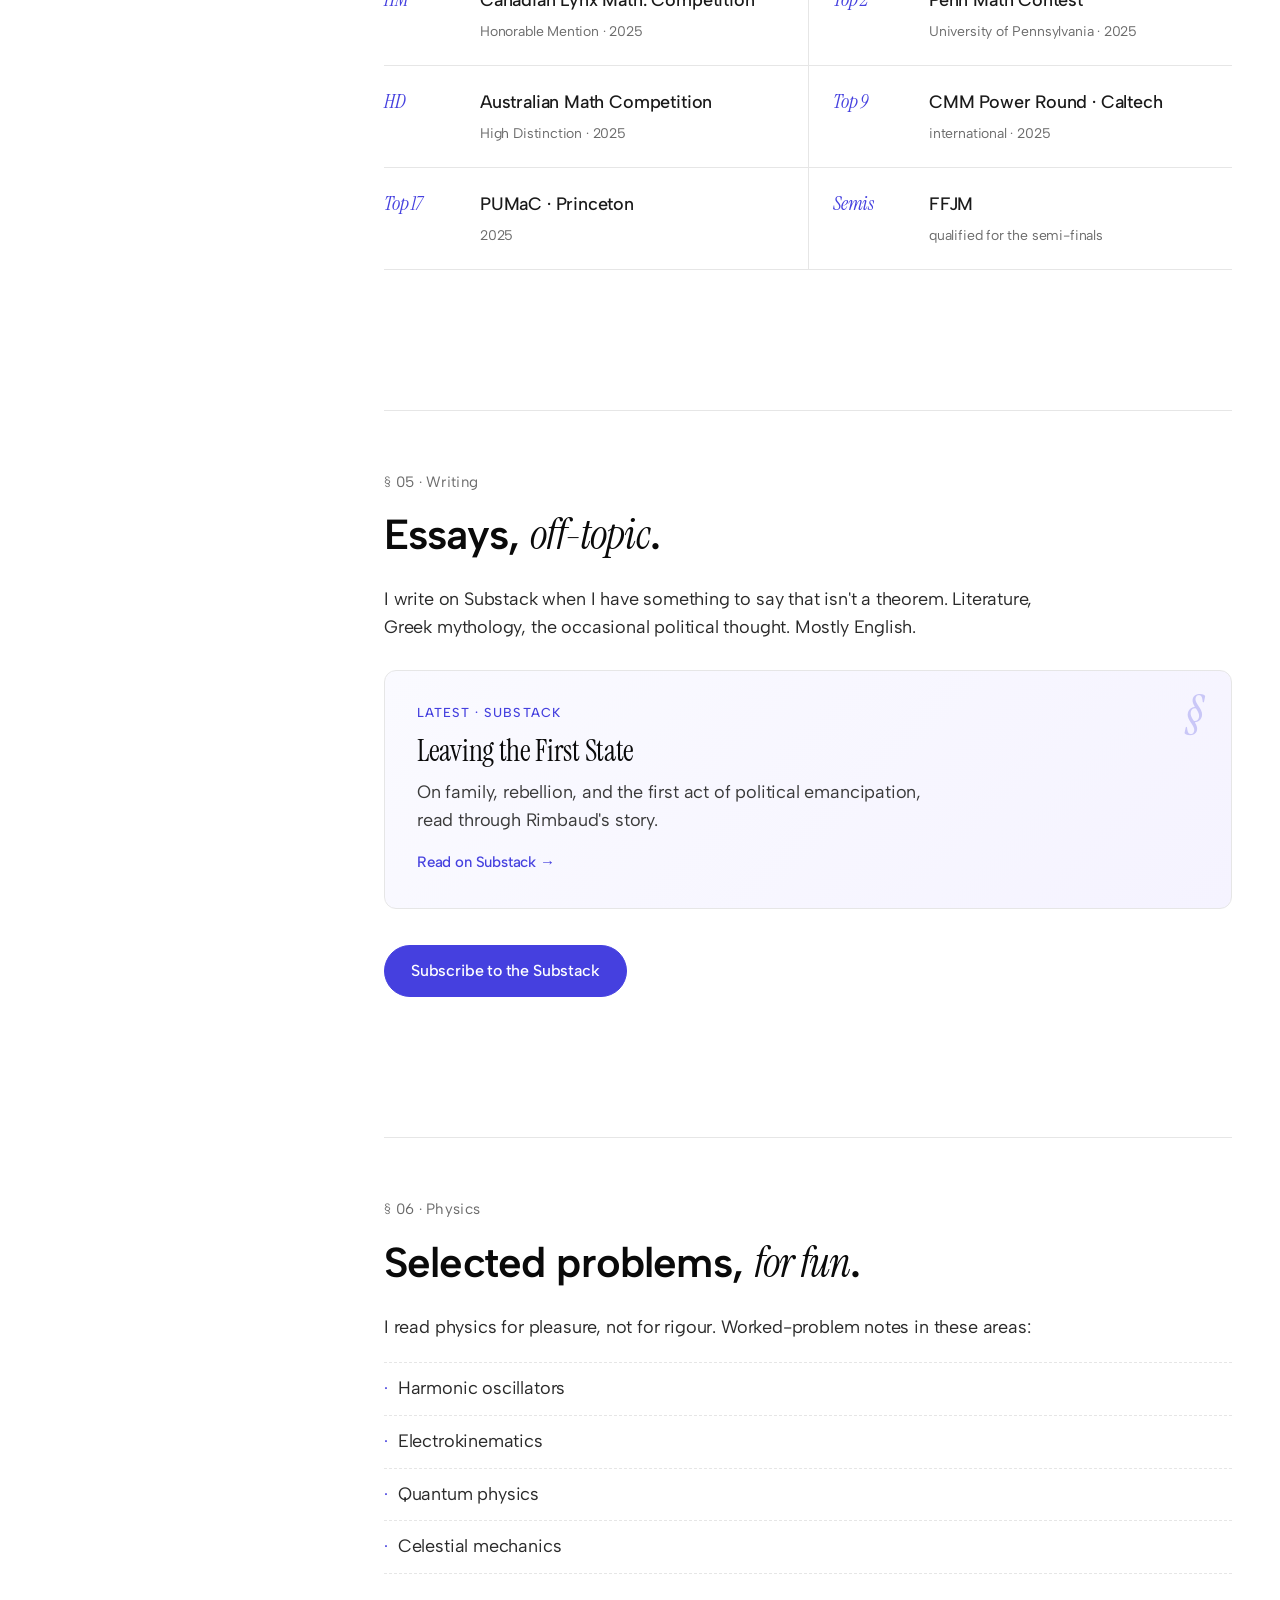
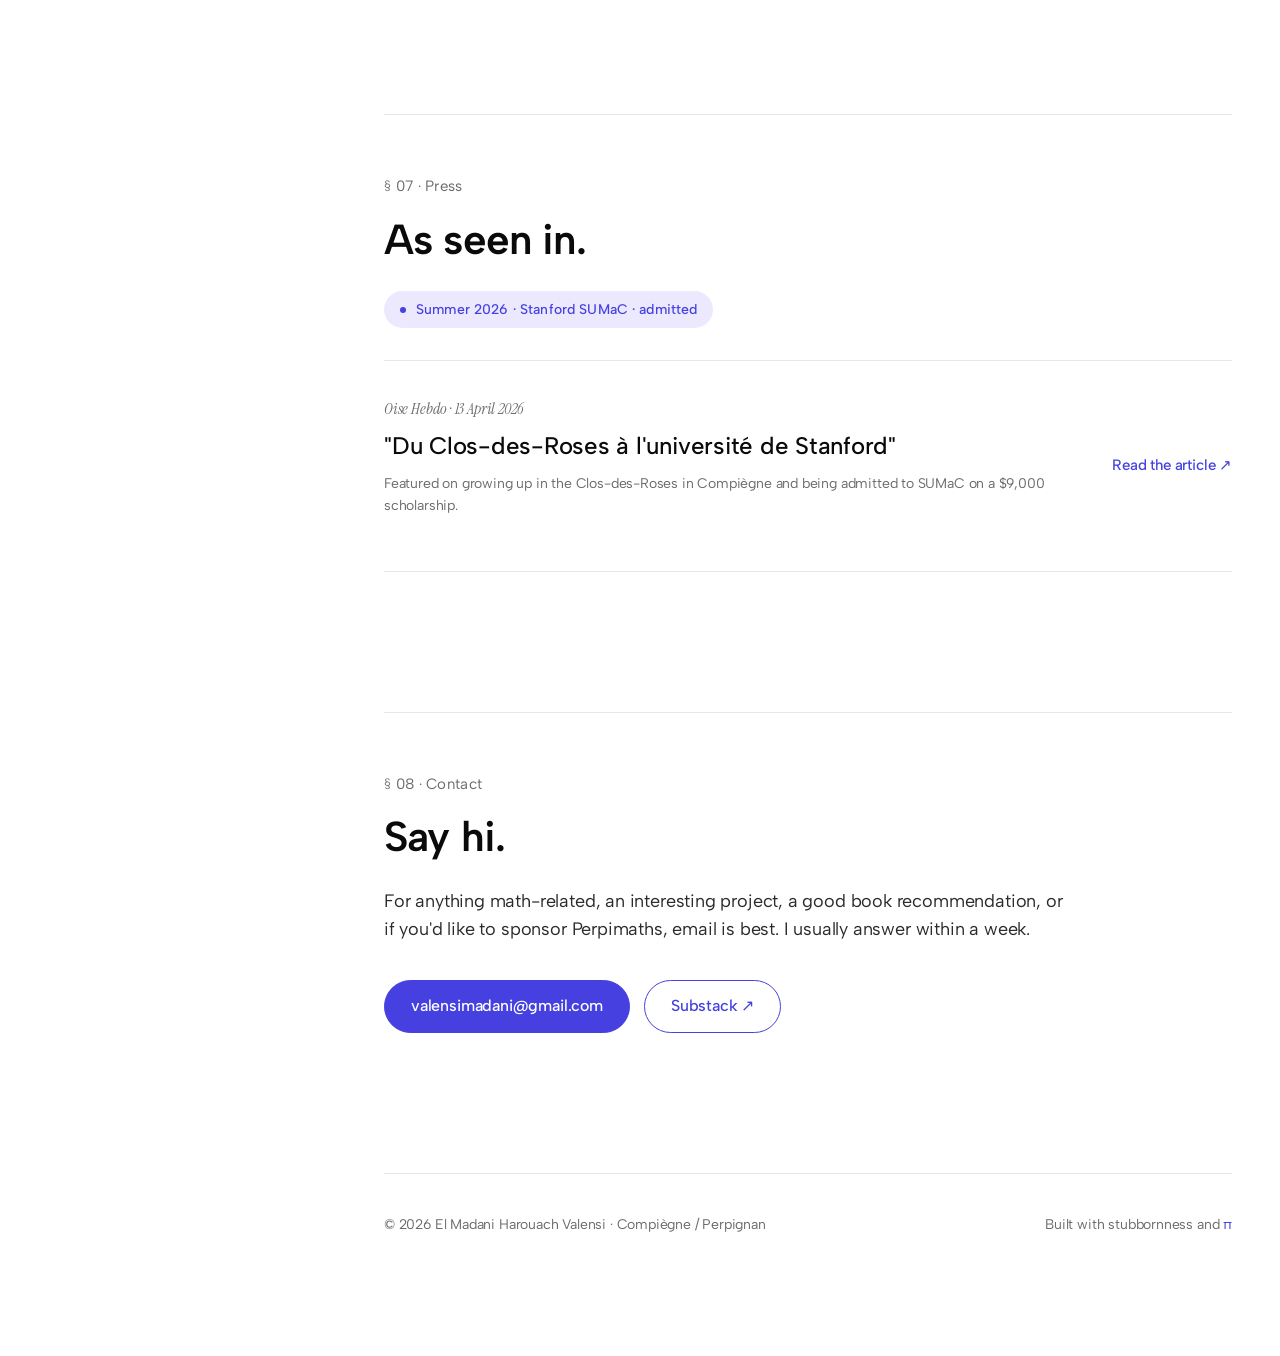
<file: index (1).html>
<!DOCTYPE html>
<html lang="en">
<head>
<meta charset="UTF-8" />
<meta name="viewport" content="width=device-width, initial-scale=1.0" />
<title>El Madani Harouach Valensi</title>
<link rel="preconnect" href="https://fonts.googleapis.com">
<link rel="preconnect" href="https://fonts.gstatic.com" crossorigin>
<link href="https://fonts.googleapis.com/css2?family=Albert+Sans:ital,wght@0,100..900;1,100..900&family=Instrument+Serif:ital@0;1&display=swap" rel="stylesheet">
<style>
    :root {
        --bg: #ffffff;
        --fg: #0a0a0a;
        --muted: #6b6b6b;
        --accent: #4540df;
        --accent-soft: #ece9ff;
        --rule: #e6e6e6;
        --radius: 999px;
    }

    * { box-sizing: border-box; }
    html, body { margin: 0; padding: 0; }

    body {
        background: var(--bg);
        color: var(--fg);
        font-family: "Albert Sans", -apple-system, BlinkMacSystemFont, sans-serif;
        font-size: 18px; line-height: 1.55;
        -webkit-font-smoothing: antialiased;
        -moz-osx-font-smoothing: grayscale;
        letter-spacing: -0.01em;
    }

    body::before {
        content: ""; position: fixed; inset: 0; pointer-events: none;
        background-image: radial-gradient(rgba(0,0,0,0.025) 1px, transparent 1px);
        background-size: 3px 3px; z-index: 1; mix-blend-mode: multiply;
    }

    a {
        color: var(--fg); text-decoration: underline;
        text-decoration-thickness: 1px; text-underline-offset: 0.25em;
        text-decoration-color: var(--rule);
        transition: text-decoration-color 0.2s, color 0.2s;
    }
    a:hover { text-decoration-color: var(--accent); color: var(--accent); }

    .wrap { max-width: 1280px; margin: 0 auto; padding: 0 48px; position: relative; z-index: 2; }
    .site { display: grid; grid-template-columns: 240px 1fr; gap: 96px; min-height: 100vh; }

    .sidebar { position: sticky; top: 0; height: 100vh; padding: 48px 0; display: flex; flex-direction: column; }
    .logo {
        font-family: "Instrument Serif", serif; font-size: 28px; font-weight: 400;
        letter-spacing: -0.02em; line-height: 1.1;
    }
    .logo .pi { color: var(--accent); font-style: italic; }

    .nav { margin-top: auto; margin-bottom: auto; display: flex; flex-direction: column; gap: 6px; }
    .nav a {
        text-decoration: none; font-size: 18px; font-weight: 400;
        padding: 4px 0; color: var(--fg);
        position: relative; width: fit-content;
    }
    .nav a::after {
        content: ""; position: absolute; left: 0; bottom: 0;
        width: 0; height: 1px; background: var(--accent);
        transition: width 0.25s ease;
    }
    .nav a:hover::after, .nav a.active::after { width: 100%; }
    .nav a.active { color: var(--accent); }

    .socials { display: flex; gap: 14px; align-items: center; }
    .socials a { color: var(--fg); display: inline-flex; transition: color 0.2s, transform 0.2s; }
    .socials a:hover { color: var(--accent); transform: translateY(-2px); }
    .socials svg { width: 20px; height: 20px; }

    main { padding: 120px 0 120px; }
    section + section { margin-top: 140px; padding-top: 60px; border-top: 1px solid var(--rule); }

    .eyebrow { font-size: 15px; color: var(--muted); margin: 0 0 18px; letter-spacing: 0.02em; }

    h1 {
        font-size: clamp(38px, 5.2vw, 64px);
        line-height: 1.06; font-weight: 600; letter-spacing: -0.025em;
        margin: 0 0 36px; max-width: 900px;
    }
    h1 em { font-family: "Instrument Serif", serif; font-style: italic; font-weight: 400; color: var(--accent); }

    h2 {
        font-size: clamp(30px, 3.4vw, 42px);
        line-height: 1.1; font-weight: 600; letter-spacing: -0.02em;
        margin: 0 0 28px; max-width: 820px;
    }
    h2 em { font-family: "Instrument Serif", serif; font-style: italic; font-weight: 400; }

    h3 { font-size: 20px; font-weight: 600; letter-spacing: -0.01em; margin: 0 0 6px; }

    p { max-width: 680px; color: #2a2a2a; margin: 0 0 18px; }
    .lede { font-size: 20px; color: #222; }

    .btn-row { display: flex; gap: 14px; flex-wrap: wrap; margin-top: 36px; }
    .btn {
        display: inline-flex; align-items: center; gap: 8px;
        padding: 13px 26px; border-radius: var(--radius);
        font-size: 16px; font-weight: 500; text-decoration: none;
        border: 1.5px solid var(--accent);
        transition: transform 0.2s, background 0.2s, color 0.2s;
    }
    .btn-primary { background: var(--accent); color: #fff; }
    .btn-primary:hover { background: #3430c4; transform: translateY(-2px); }
    .btn-ghost { background: transparent; color: var(--accent); }
    .btn-ghost:hover { background: var(--accent-soft); transform: translateY(-2px); }

    .row {
        display: grid; grid-template-columns: 180px 1fr;
        gap: 48px; padding: 28px 0; border-top: 1px solid var(--rule);
    }
    .row:last-child { border-bottom: 1px solid var(--rule); }
    .row .year {
        font-family: "Instrument Serif", serif; font-style: italic;
        font-size: 22px; color: var(--muted); padding-top: 2px;
    }
    .row p { margin: 6px 0 0; color: #3a3a3a; }
    .row h3 a { text-decoration: none; }
    .row h3 a:hover { color: var(--accent); }
    .tag {
        display: inline-block; font-size: 12px;
        letter-spacing: 0.04em; text-transform: uppercase;
        color: var(--muted); background: #f3f3f3;
        padding: 3px 10px; border-radius: 999px;
        margin-right: 6px; margin-top: 10px;
    }

    .project-list { list-style: none; padding: 0; margin: 0; }
    .project-list li {
        padding: 22px 0; border-top: 1px solid var(--rule);
        display: grid; grid-template-columns: 1fr auto;
        gap: 24px; align-items: baseline;
    }
    .project-list li:last-child { border-bottom: 1px solid var(--rule); }
    .project-list .title { font-weight: 500; font-size: 19px; }
    .project-list .title em {
        font-family: "Instrument Serif", serif; font-style: italic;
        color: var(--muted); font-weight: 400; margin-left: 8px;
    }
    .project-list .meta { color: var(--muted); font-size: 15px; white-space: nowrap; }

    .results {
        list-style: none; padding: 0; margin: 0;
        display: grid; grid-template-columns: repeat(2, 1fr);
        gap: 0; border-top: 1px solid var(--rule);
    }
    .results li {
        padding: 20px 24px 20px 0;
        border-bottom: 1px solid var(--rule);
        display: flex; gap: 16px; align-items: baseline;
    }
    .results li:nth-child(even) { padding-left: 24px; border-left: 1px solid var(--rule); }
    .results .score {
        font-family: "Instrument Serif", serif; font-style: italic;
        color: var(--accent); font-size: 20px;
        white-space: nowrap; min-width: 80px;
    }
    .results .what { font-weight: 500; color: #1a1a1a; display: block; margin-bottom: 2px; }
    .results .where { color: var(--muted); font-size: 14px; }

    .pullquote {
        font-family: "Instrument Serif", serif; font-style: italic;
        font-size: clamp(24px, 2.6vw, 32px); line-height: 1.3;
        color: #222; max-width: 720px;
        border-left: 2px solid var(--accent); padding-left: 24px;
        margin: 40px 0;
    }

    /* SUMaC announcement pill */
    .announce {
        display: inline-flex; align-items: center; gap: 10px;
        padding: 8px 16px; background: var(--accent-soft);
        color: var(--accent); border-radius: 999px;
        font-size: 14px; font-weight: 500; margin-bottom: 28px;
        letter-spacing: 0.01em;
    }
    .announce::before {
        content: ""; width: 6px; height: 6px;
        background: var(--accent); border-radius: 50%;
        animation: pulse 2s infinite;
    }
    @keyframes pulse {
        0%, 100% { opacity: 1; transform: scale(1); }
        50% { opacity: 0.5; transform: scale(1.4); }
    }

    /* Feature card for Substack */
    .feature-card {
        margin-top: 28px; padding: 32px;
        border: 1px solid var(--rule); border-radius: 12px;
        background: linear-gradient(135deg, #fafaff 0%, #f5f3ff 100%);
        position: relative; overflow: hidden;
        transition: transform 0.25s, box-shadow 0.25s;
        text-decoration: none; display: block; color: inherit;
    }
    .feature-card:hover {
        transform: translateY(-3px);
        box-shadow: 0 20px 40px -20px rgba(69, 64, 223, 0.2);
        color: inherit;
    }
    .feature-card::before {
        content: "§"; position: absolute; top: 18px; right: 28px;
        font-family: "Instrument Serif", serif; font-style: italic;
        font-size: 48px; color: var(--accent); opacity: 0.25; line-height: 1;
    }
    .feature-card .kicker {
        font-size: 13px; letter-spacing: 0.08em; text-transform: uppercase;
        color: var(--accent); font-weight: 500; margin: 0 0 10px;
    }
    .feature-card h3 {
        font-family: "Instrument Serif", serif; font-weight: 400;
        font-size: 30px; line-height: 1.2;
        margin: 0 0 10px; max-width: 520px;
    }
    .feature-card .excerpt { color: #3a3a3a; margin: 0; max-width: 540px; }
    .feature-card .more {
        display: inline-block; margin-top: 16px;
        font-size: 15px; color: var(--accent); font-weight: 500;
    }

    .bullets { list-style: none; padding: 0; margin: 20px 0 0; }
    .bullets li {
        padding: 12px 0; border-top: 1px dashed var(--rule);
        color: #2a2a2a;
    }
    .bullets li:last-child { border-bottom: 1px dashed var(--rule); }
    .bullets li::before { content: "·"; color: var(--accent); margin-right: 10px; }

    /* Fundraising bar */
    .fund-bar {
        margin: 32px 0 12px;
        max-width: 560px;
    }
    .fund-numbers {
        display: flex; justify-content: space-between;
        font-size: 14px; color: var(--muted); margin-bottom: 8px;
    }
    .fund-numbers strong {
        color: var(--accent);
        font-family: "Instrument Serif", serif;
        font-style: italic;
        font-size: 22px;
        font-weight: 400;
    }
    .fund-track {
        height: 6px; background: #f0f0f0;
        border-radius: 999px; overflow: hidden;
    }
    .fund-fill {
        height: 100%; width: 40%;
        background: linear-gradient(90deg, var(--accent), #7d79e8);
        border-radius: 999px;
        animation: grow 1.4s cubic-bezier(0.2, 0.7, 0.2, 1) forwards;
        transform-origin: left;
        transform: scaleX(0);
    }
    @keyframes grow { to { transform: scaleX(1); } }

    /* Press card */
    .press-card {
        display: grid; grid-template-columns: 1fr auto;
        gap: 40px; padding: 36px 0;
        border-top: 1px solid var(--rule);
        border-bottom: 1px solid var(--rule);
        align-items: center;
    }
    .press-card .source {
        font-family: "Instrument Serif", serif; font-style: italic;
        color: var(--muted); font-size: 16px; margin-bottom: 8px;
    }
    .press-card h3 {
        font-size: 24px; line-height: 1.3; font-weight: 500;
        max-width: 560px; margin: 0 0 12px;
    }
    .press-card .meta { color: var(--muted); font-size: 14px; }
    .press-card .cta {
        font-size: 15px; color: var(--accent); font-weight: 500;
        text-decoration: none; white-space: nowrap;
    }
    .press-card .cta:hover { text-decoration: underline; }

    footer {
        margin-top: 140px; padding-top: 40px;
        border-top: 1px solid var(--rule);
        color: var(--muted); font-size: 14px;
        display: flex; justify-content: space-between;
        flex-wrap: wrap; gap: 12px;
    }

    @media (max-width: 900px) {
        .wrap { padding: 0 24px; }
        .site { grid-template-columns: 1fr; gap: 0; }
        .sidebar {
            position: static; height: auto; padding: 32px 0 8px;
            flex-direction: row; align-items: center; justify-content: space-between;
        }
        .nav { display: none; }
        main { padding: 40px 0 80px; }
        section + section { margin-top: 80px; padding-top: 40px; }
        .row { grid-template-columns: 1fr; gap: 4px; }
        .row .year { font-size: 18px; }
        .project-list li { grid-template-columns: 1fr; gap: 4px; }
        .results { grid-template-columns: 1fr; }
        .results li:nth-child(even) { padding-left: 0; border-left: none; }
        .feature-card { padding: 24px; }
        .feature-card h3 { font-size: 24px; }
        .press-card { grid-template-columns: 1fr; gap: 16px; }
    }

    .reveal {
        opacity: 0; transform: translateY(14px);
        animation: reveal 0.9s cubic-bezier(0.2, 0.7, 0.2, 1) forwards;
    }
    @keyframes reveal { to { opacity: 1; transform: translateY(0); } }
    .d1 { animation-delay: 0.05s; }
    .d2 { animation-delay: 0.2s; }
    .d3 { animation-delay: 0.35s; }
    .d4 { animation-delay: 0.5s; }
    .d5 { animation-delay: 0.65s; }
</style>
</head>
<body>
<div class="wrap">
<div class="site">

    <aside class="sidebar">
        <div class="logo reveal d1">
            Madani Harouach <span class="pi">π</span>
        </div>

        <nav class="nav reveal d2">
            <a href="#intro" class="active">Intro</a>
            <a href="#research">Research</a>
            <a href="#teaching">Teaching</a>
            <a href="#perpimaths">Perpimaths</a>
            <a href="#vitae">Vitae</a>
            <a href="#writing">Writing</a>
            <a href="#physics">Physics</a>
            <a href="#press">Press</a>
            <a href="#contact">Contact</a>
        </nav>

        <div class="socials reveal d3">
            <a href="mailto:valensimadani@gmail.com" aria-label="Email" title="Email">
                <svg viewBox="0 0 24 24" fill="none" stroke="currentColor" stroke-width="2">
                    <rect x="3" y="5" width="18" height="14" rx="2"/>
                    <path d="M3 7l9 6 9-6"/>
                </svg>
            </a>
            <a href="https://open.substack.com/pub/valensimadani" aria-label="Substack" title="Substack" target="_blank" rel="noopener">
                <svg viewBox="0 0 24 24" fill="currentColor">
                    <path d="M22.539 8.242H1.46V5.406h21.08v2.836zM1.46 10.812V24L12 18.11 22.54 24V10.812H1.46zM22.54 0H1.46v2.836h21.08V0z"/>
                </svg>
            </a>
            <a href="https://www.linkedin.com" aria-label="LinkedIn" title="LinkedIn" target="_blank" rel="noopener">
                <svg viewBox="0 0 24 24" fill="currentColor">
                    <path d="M4.98 3.5C4.98 4.88 3.87 6 2.5 6S.02 4.88.02 3.5 1.13 1 2.5 1s2.48 1.12 2.48 2.5zM.22 8h4.56v14H.22V8zm7.56 0h4.37v1.92h.06c.61-1.15 2.1-2.36 4.32-2.36 4.62 0 5.47 3.04 5.47 7v7.44h-4.56v-6.6c0-1.57-.03-3.59-2.19-3.59-2.2 0-2.54 1.71-2.54 3.48V22H7.78V8z"/>
                </svg>
            </a>
        </div>
    </aside>

    <main>

        <section id="intro">
            <p class="eyebrow reveal d1">Hi,</p>
            <h1 class="reveal d2">
                I'm Madani. I love <em>mathematics</em>,
                physics, and the humanities, in
                roughly that order.
            </h1>
            <p class="lede reveal d3">
                17, première at Lycée Arago in Perpignan. Most of my time
                goes to pure mathematics (differential geometry, analysis),
                some of it to physics (read for pleasure, not for rigour),
                and the rest to literature, Greek mythology, and the
                occasional political essay. I grew up in the Clos-des-Roses
                in Compiègne, and I still think about that a lot. On the
                side I run a free math circle, <a href="#perpimaths">Perpimaths</a>.
            </p>
            <div class="btn-row reveal d4">
                <a class="btn btn-primary" href="#research">See research</a>
                <a class="btn btn-ghost" href="#perpimaths">About Perpimaths</a>
            </div>
        </section>

        <section id="research">
            <p class="eyebrow">§ 01 · Research</p>
            <h2>Currently reading, thinking, and
                <em>occasionally writing</em>.</h2>
            <p>
                Working with Prof. Vincent Robin on the free-will theorem of
                Conway and Kochen. We are working on an alternative proof of their geometric
                lemma via group actions on the cube. In parallel, directed
                reading projects at AMMOC with Yaashaa Golovanov, and shorter
                things on my own.
            </p>

            <ul class="project-list">
                <li>
                    <div>
                        <div class="title">Conway–Kochen free-will theorem <em>with V. Robin</em></div>
                        <div style="color:var(--muted); font-size:15px; margin-top:4px">
                            Alternative proof of the geometric lemma using
                            rotations of the cube and group actions on Peres
                            directions. In progress, April 2026.
                        </div>
                    </div>
                    <div class="meta">Apr 2026</div>
                </li>
                <li>
                    <div>
                        <div class="title">Vector Calculus &amp; Differential Geometry <em>by O'Neill</em></div>
                        <div style="color:var(--muted); font-size:15px; margin-top:4px">
                            DRP in progress · working notes on
                            <a href="https://www.overleaf.com/read/pcwnzhzwnnss#725953" target="_blank" rel="noopener">Overleaf ↗</a>
                        </div>
                    </div>
                    <div class="meta">2025</div>
                </li>
                <li>
                    <div>
                        <div class="title">Elementary Real &amp; Complex Analysis <em>by Shilov</em></div>
                        <div style="color:var(--muted); font-size:15px; margin-top:4px">
                            Reading through, problem sets attached.
                        </div>
                    </div>
                    <div class="meta">2025</div>
                </li>
                <li>
                    <div>
                        <div class="title">Linear Algebra <em>by Kowalski (ETH Zürich notes)</em></div>
                    </div>
                    <div class="meta">2025</div>
                </li>
                <li>
                    <div>
                        <div class="title">Selected problems: topology &amp; measure theory</div>
                    </div>
                    <div class="meta">ongoing</div>
                </li>
                <li>
                    <div>
                        <div class="title">Selected problems: p-adic numbers</div>
                    </div>
                    <div class="meta">ongoing</div>
                </li>
                <li>
                    <div>
                        <div class="title">Applied maths internship <em>by UTC, Prof. El Hajj</em></div>
                        <div style="color:var(--muted); font-size:15px; margin-top:4px">
                            PDEs for dislocations in metallic alloys and
                            topologically-optimised energy storage.
                            Classes in multivariable calculus, projective
                            geometry, and elliptic curves on the side.
                        </div>
                    </div>
                    <div class="meta">2025</div>
                </li>
            </ul>

            <div class="pullquote">
                "What I cannot create, I do not understand."
                (Feynman, on a blackboard, and it's stuck with me.)
            </div>
        </section>

        <section id="teaching">
            <p class="eyebrow">§ 02 · Teaching &amp; learning</p>
            <h2>Math circles, on both sides of the desk.</h2>

            <div class="row">
                <div class="year">2025</div>
                <div>
                    <h3>AMMOC · Arnold &amp; Marsden Mathematical Olympiad Circle</h3>
                    <p>
                        I teach ~10 students per week online, mostly olympiad
                        preparation. Seven of them qualified for the AIME this year.
                        I'm also a student there, with a DRP on differential geometry
                        with Yaashaa Golovanov, and courses in set theory, linear
                        algebra, vector calculus, and analysis I.
                    </p>
                    <span class="tag">teaching</span>
                    <span class="tag">DRP</span>
                </div>
            </div>

            <div class="row">
                <div class="year">2025</div>
                <div>
                    <h3>Parimaths</h3>
                    <p>
                        Saturday sessions run by students from the ENS Ulm, covering
                        algebraic topology, Galois theory, measure theory, Fourier
                        analysis. Good coffee. Harder than it looks.
                    </p>
                    <span class="tag">student</span>
                </div>
            </div>

            <div class="row">
                <div class="year">2025</div>
                <div>
                    <h3>Intermediate algebra course · AIME level</h3>
                    <p>
                        Notes from a course I took at AMMOC last summer, cleaned up
                        as a handout.
                        <a href="https://www.overleaf.com/read/wrsxjcrsgtck#7cd58a" target="_blank" rel="noopener">Read on Overleaf ↗</a>
                    </p>
                    <span class="tag">handout</span>
                </div>
            </div>
        </section>

        <!-- PERPIMATHS -->
        <section id="perpimaths">
            <p class="eyebrow">§ 03 · Perpimaths</p>
            <h2>A <em>free</em> extrascolaire math circle
                for kids in Perpignan.</h2>
            <p>
                Association loi 1901, filed March 2026. No fees, ever.
                Weekend workshops built around problem-solving, logic games,
                puzzles, and the kind of math that rewards intuition over
                memorisation. The stuff I wish I'd had access to at 14.
                Peer tutoring, short stages during school holidays, outdoor
                math days. Anyone can join; curiosity is the only requirement.
            </p>

            <!-- Fundraising progress -->
            <div class="fund-bar">
                <div class="fund-numbers">
                    <span><strong>€2,000</strong> raised so far</span>
                    <span>seeking sponsors</span>
                </div>
                <div class="fund-track">
                    <div class="fund-fill"></div>
                </div>
            </div>
            <p style="max-width:640px">
                We've raised €2,000 to cover our first year of workshops.
                For the next step, sending students to regional and national
                competitions, building a small library of textbooks, and
                hosting guest lecturers, we're looking for sponsors.
                If your company, foundation, or local institution supports
                youth education, please <a href="#contact">get in touch</a>.
            </p>

            <div class="btn-row">
                <a class="btn btn-primary" href="https://perpimaths.org" target="_blank" rel="noopener">
                    Visit perpimaths.org ↗
                </a>
                <a class="btn btn-ghost" href="#contact">Become a sponsor</a>
            </div>

            <div class="row" style="margin-top:48px">
                <div class="year">Role</div>
                <div>
                    <h3>President &amp; founder</h3>
                    <p>Registered office in Perpignan.</p>
                </div>
            </div>
            <div class="row">
                <div class="year">For whom</div>
                <div>
                    <h3>Collégiens &amp; lycéens · Perpignan &amp; surroundings</h3>
                    <p>
                        Teachers: if you'd like to send students our way, please
                        write. Partnership and subvention enquiries welcome.
                    </p>
                </div>
            </div>
        </section>

        <section id="vitae">
            <p class="eyebrow">§ 04 · Vitae</p>
            <h2>Contest results, <em>for the record</em>.</h2>
            <p>
                I like olympiad-style problems because they reward stubbornness
                more than they reward knowledge. A partial list of 2025–26:
            </p>

            <ul class="results">
                <li>
                    <span class="score">15/15</span>
                    <span>
                        <span class="what">AIME II · perfect score</span>
                        <span class="where">USAMO cutoff cleared · 2026</span>
                    </span>
                </li>
                <li>
                    <span class="score">145.5</span>
                    <span>
                        <span class="what">AMC 12A · 145.5/150</span>
                        <span class="where">2025</span>
                    </span>
                </li>
                <li>
                    <span class="score">Silver</span>
                    <span>
                        <span class="what">COMC, Canadian Math. Society</span>
                        <span class="where">CMO cutoff cleared · 2025</span>
                    </span>
                </li>
                <li>
                    <span class="score">DHR</span>
                    <span>
                        <span class="what">BMT · Algebra &amp; Geometry</span>
                        <span class="where">UC Berkeley · 2025</span>
                    </span>
                </li>
                <li>
                    <span class="score">25/25</span>
                    <span>
                        <span class="what">Olympiade française · round 1</span>
                        <span class="where">perfect score · 2025</span>
                    </span>
                </li>
                <li>
                    <span class="score">4/8</span>
                    <span>
                        <span class="what">Olympiade française · round 2</span>
                        <span class="where">2025</span>
                    </span>
                </li>
                <li>
                    <span class="score">HM</span>
                    <span>
                        <span class="what">Canadian Lynx Math. Competition</span>
                        <span class="where">Honorable Mention · 2025</span>
                    </span>
                </li>
                <li>
                    <span class="score">Top 2</span>
                    <span>
                        <span class="what">Penn Math Contest</span>
                        <span class="where">University of Pennsylvania · 2025</span>
                    </span>
                </li>
                <li>
                    <span class="score">HD</span>
                    <span>
                        <span class="what">Australian Math Competition</span>
                        <span class="where">High Distinction · 2025</span>
                    </span>
                </li>
                <li>
                    <span class="score">Top 9</span>
                    <span>
                        <span class="what">CMM Power Round · Caltech</span>
                        <span class="where">international · 2025</span>
                    </span>
                </li>
                <li>
                    <span class="score">Top 17</span>
                    <span>
                        <span class="what">PUMaC · Princeton</span>
                        <span class="where">2025</span>
                    </span>
                </li>
                <li>
                    <span class="score">Semis</span>
                    <span>
                        <span class="what">FFJM</span>
                        <span class="where">qualified for the semi-finals</span>
                    </span>
                </li>
            </ul>
        </section>

        <section id="writing">
            <p class="eyebrow">§ 05 · Writing</p>
            <h2>Essays, <em>off-topic</em>.</h2>
            <p>
                I write on Substack when I have something to say that isn't
                a theorem. Literature, Greek mythology, the occasional
                political thought. Mostly English.
            </p>

            <a class="feature-card"
               href="https://open.substack.com/pub/valensimadani/p/leaving-the-first-state?r=7dea9t"
               target="_blank" rel="noopener">
                <p class="kicker">Latest · Substack</p>
                <h3>Leaving the First State</h3>
                <p class="excerpt">
                    On family, rebellion, and the first act of political
                    emancipation, read through Rimbaud's story.
                </p>
                <span class="more">Read on Substack →</span>
            </a>

            <div class="btn-row">
                <a class="btn btn-primary" href="https://open.substack.com/pub/valensimadani" target="_blank" rel="noopener">
                    Subscribe to the Substack
                </a>
            </div>
        </section>

        <section id="physics">
            <p class="eyebrow">§ 06 · Physics</p>
            <h2>Selected problems, <em>for fun</em>.</h2>
            <p>
                I read physics for pleasure, not for rigour. Worked-problem
                notes in these areas:
            </p>
            <ul class="bullets">
                <li>Harmonic oscillators</li>
                <li>Electrokinematics</li>
                <li>Quantum physics</li>
                <li>Celestial mechanics</li>
            </ul>
        </section>

        <!-- PRESS - just two facts -->
        <section id="press">
            <p class="eyebrow">§ 07 · Press</p>
            <h2>As seen in.</h2>

            <div class="announce" style="margin-bottom:32px">Summer 2026 · Stanford SUMaC · admitted</div>

            <div class="press-card">
                <div>
                    <div class="source">Oise Hebdo · 13 April 2026</div>
                    <h3>"Du Clos-des-Roses à l'université de Stanford"</h3>
                    <p class="meta">
                        Featured on growing up in the Clos-des-Roses in Compiègne
                        and being admitted to SUMaC on a $9,000 scholarship.
                    </p>
                </div>
                <a class="cta"
                   href="https://www.oisehebdo.fr/2026/04/13/compiegne-harouach-el-madani-clos-des-roses-universite-stanford/"
                   target="_blank" rel="noopener">
                    Read the article ↗
                </a>
            </div>
        </section>

        <section id="contact">
            <p class="eyebrow">§ 08 · Contact</p>
            <h2>Say hi.</h2>
            <p>
                For anything math-related, an interesting project, a good
                book recommendation, or if you'd like to sponsor Perpimaths,
                email is best. I usually answer within a week.
            </p>
            <div class="btn-row">
                <a class="btn btn-primary" href="mailto:valensimadani@gmail.com">
                    valensimadani@gmail.com
                </a>
                <a class="btn btn-ghost" href="https://open.substack.com/pub/valensimadani" target="_blank" rel="noopener">
                    Substack ↗
                </a>
            </div>
        </section>

        <footer>
            <div>© <span id="year"></span> El Madani Harouach Valensi · Compiègne / Perpignan</div>
            <div>Built with stubbornness and <span style="color:var(--accent)">π</span></div>
        </footer>

    </main>
</div>
</div>

<script>
    document.getElementById('year').textContent = new Date().getFullYear();

    const links = document.querySelectorAll('.nav a');
    const sections = document.querySelectorAll('main section');
    const io = new IntersectionObserver((entries) => {
        entries.forEach(e => {
            if (e.isIntersecting) {
                links.forEach(l => l.classList.remove('active'));
                const match = document.querySelector('.nav a[href="#' + e.target.id + '"]');
                if (match) match.classList.add('active');
            }
        });
    }, { rootMargin: '-40% 0px -55% 0px' });
    sections.forEach(s => io.observe(s));

    links.forEach(l => l.addEventListener('click', (ev) => {
        const href = l.getAttribute('href');
        if (href && href.startsWith('#')) {
            ev.preventDefault();
            document.querySelector(href).scrollIntoView({ behavior: 'smooth', block: 'start' });
        }
    }));
</script>
</body>
</html>
</file>
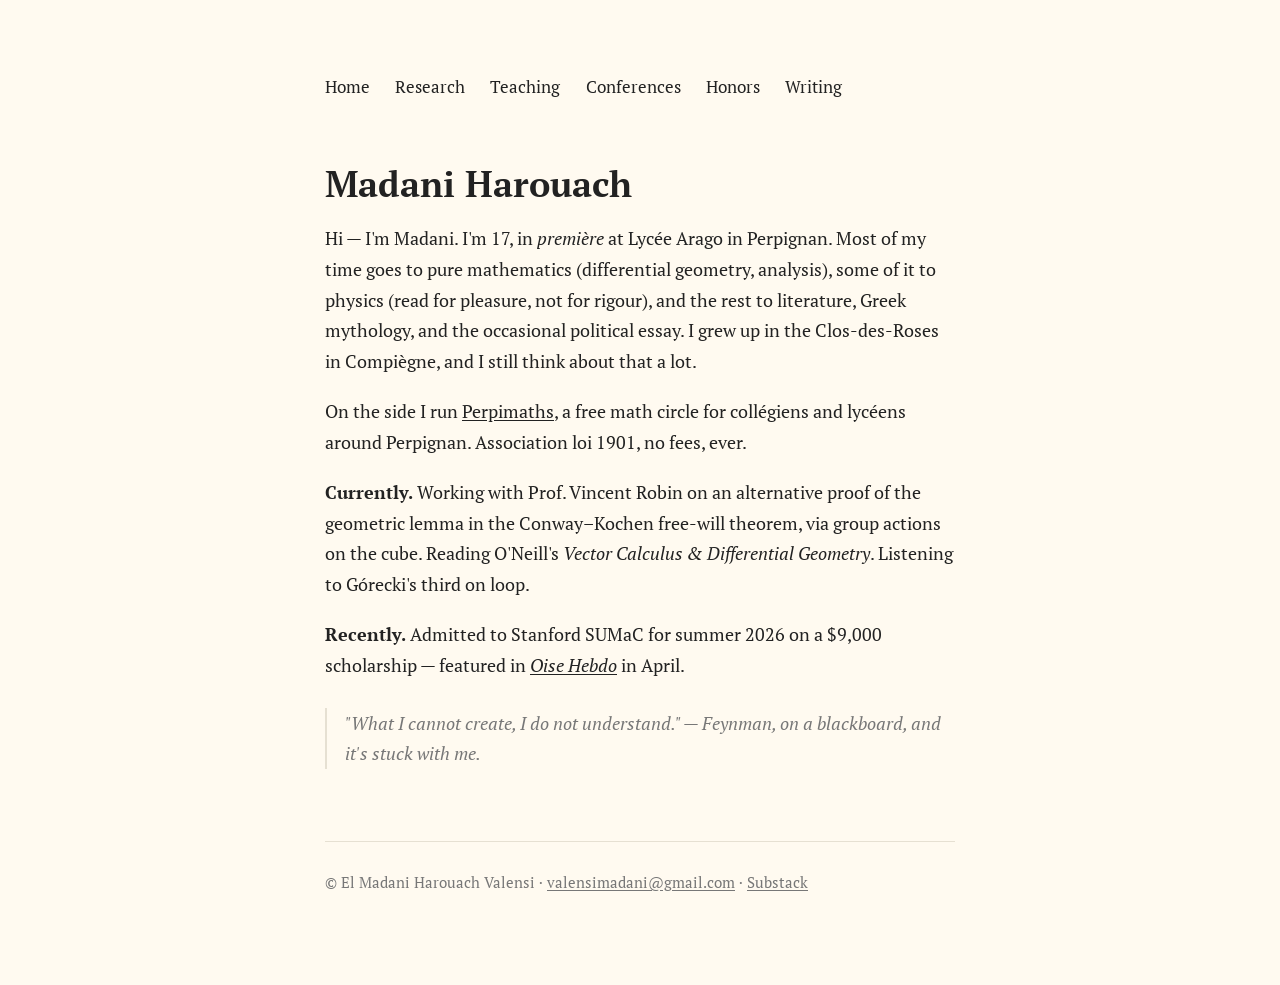
<file: index (2).html>
<!doctype html>
<html lang="en">
<head>
<meta charset="utf-8">
<meta name="viewport" content="width=device-width,initial-scale=1">
<title>Madani Harouach</title>
<link rel="stylesheet" href="style.css">
</head>
<body>
<div class="wrap">

<nav class="site-nav">
  <ul>
    <li><a href="index.html">Home</a></li>
    <li><a href="research.html">Research</a></li>
    <li><a href="teaching.html">Teaching</a></li>
    <li><a href="conferences.html">Conferences</a></li>
    <li><a href="honors.html">Honors</a></li>
    <li><a href="writing.html">Writing</a></li>
  </ul>
</nav>

<main>

<h1>Madani Harouach</h1>

<p>Hi — I'm Madani. I'm 17, in <em>première</em> at Lycée Arago in Perpignan. Most of my time goes to pure mathematics (differential geometry, analysis), some of it to physics (read for pleasure, not for rigour), and the rest to literature, Greek mythology, and the occasional political essay. I grew up in the Clos-des-Roses in Compiègne, and I still think about that a lot.</p>

<p>On the side I run <a href="https://perpimaths.org">Perpimaths</a>, a free math circle for collégiens and lycéens around Perpignan. Association loi 1901, no fees, ever.</p>

<p><strong>Currently.</strong> Working with Prof. Vincent Robin on an alternative proof of the geometric lemma in the Conway–Kochen free-will theorem, via group actions on the cube. Reading O'Neill's <em>Vector Calculus &amp; Differential Geometry</em>. Listening to Górecki's third on loop.</p>

<p><strong>Recently.</strong> Admitted to Stanford SUMaC for summer 2026 on a $9,000 scholarship — featured in <a href="https://www.oisehebdo.fr/2026/04/13/compiegne-harouach-el-madani-clos-des-roses-universite-stanford/"><em>Oise Hebdo</em></a> in April.</p>

<blockquote>"What I cannot create, I do not understand." — Feynman, on a blackboard, and it's stuck with me.</blockquote>

</main>

<footer class="site-foot">
  © El Madani Harouach Valensi · <a href="mailto:valensimadani@gmail.com">valensimadani@gmail.com</a> · <a href="https://open.substack.com/pub/valensimadani">Substack</a>
</footer>

</div>
</body>
</html>
</file>
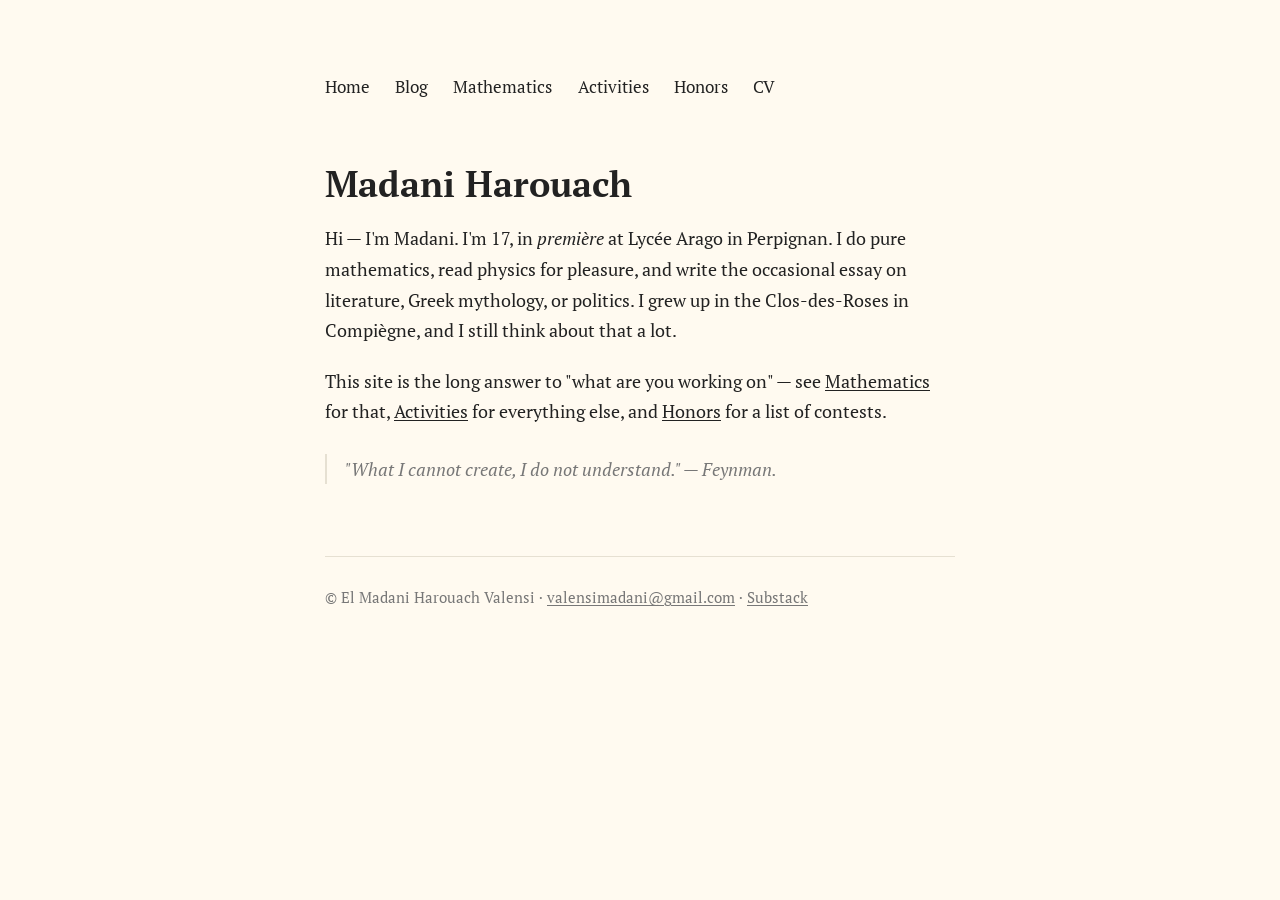
<file: index (3).html>
<!doctype html>
<html lang="en">
<head>
<meta charset="utf-8">
<meta name="viewport" content="width=device-width,initial-scale=1">
<title>Madani Harouach</title>
<link rel="stylesheet" href="style.css">
</head>
<body>
<div class="wrap">

<nav class="site-nav">
  <ul>
    <li><a href="index.html">Home</a></li>
    <li><a href="https://open.substack.com/pub/valensimadani">Blog</a></li>
    <li><a href="mathematics.html">Mathematics</a></li>
    <li><a href="activities.html">Activities</a></li>
    <li><a href="honors.html">Honors</a></li>
    <li><a href="cv.pdf">CV</a></li>
  </ul>
</nav>

<main>

<h1>Madani Harouach</h1>

<p>Hi — I'm Madani. I'm 17, in <em>première</em> at Lycée Arago in Perpignan. I do pure mathematics, read physics for pleasure, and write the occasional essay on literature, Greek mythology, or politics. I grew up in the Clos-des-Roses in Compiègne, and I still think about that a lot.</p>

<p>This site is the long answer to "what are you working on" — see <a href="mathematics.html">Mathematics</a> for that, <a href="activities.html">Activities</a> for everything else, and <a href="honors.html">Honors</a> for a list of contests.</p>

<blockquote>"What I cannot create, I do not understand." — Feynman.</blockquote>

</main>

<footer class="site-foot">
  © El Madani Harouach Valensi · <a href="mailto:valensimadani@gmail.com">valensimadani@gmail.com</a> · <a href="https://open.substack.com/pub/valensimadani">Substack</a>
</footer>

</div>
</body>
</html>
</file>
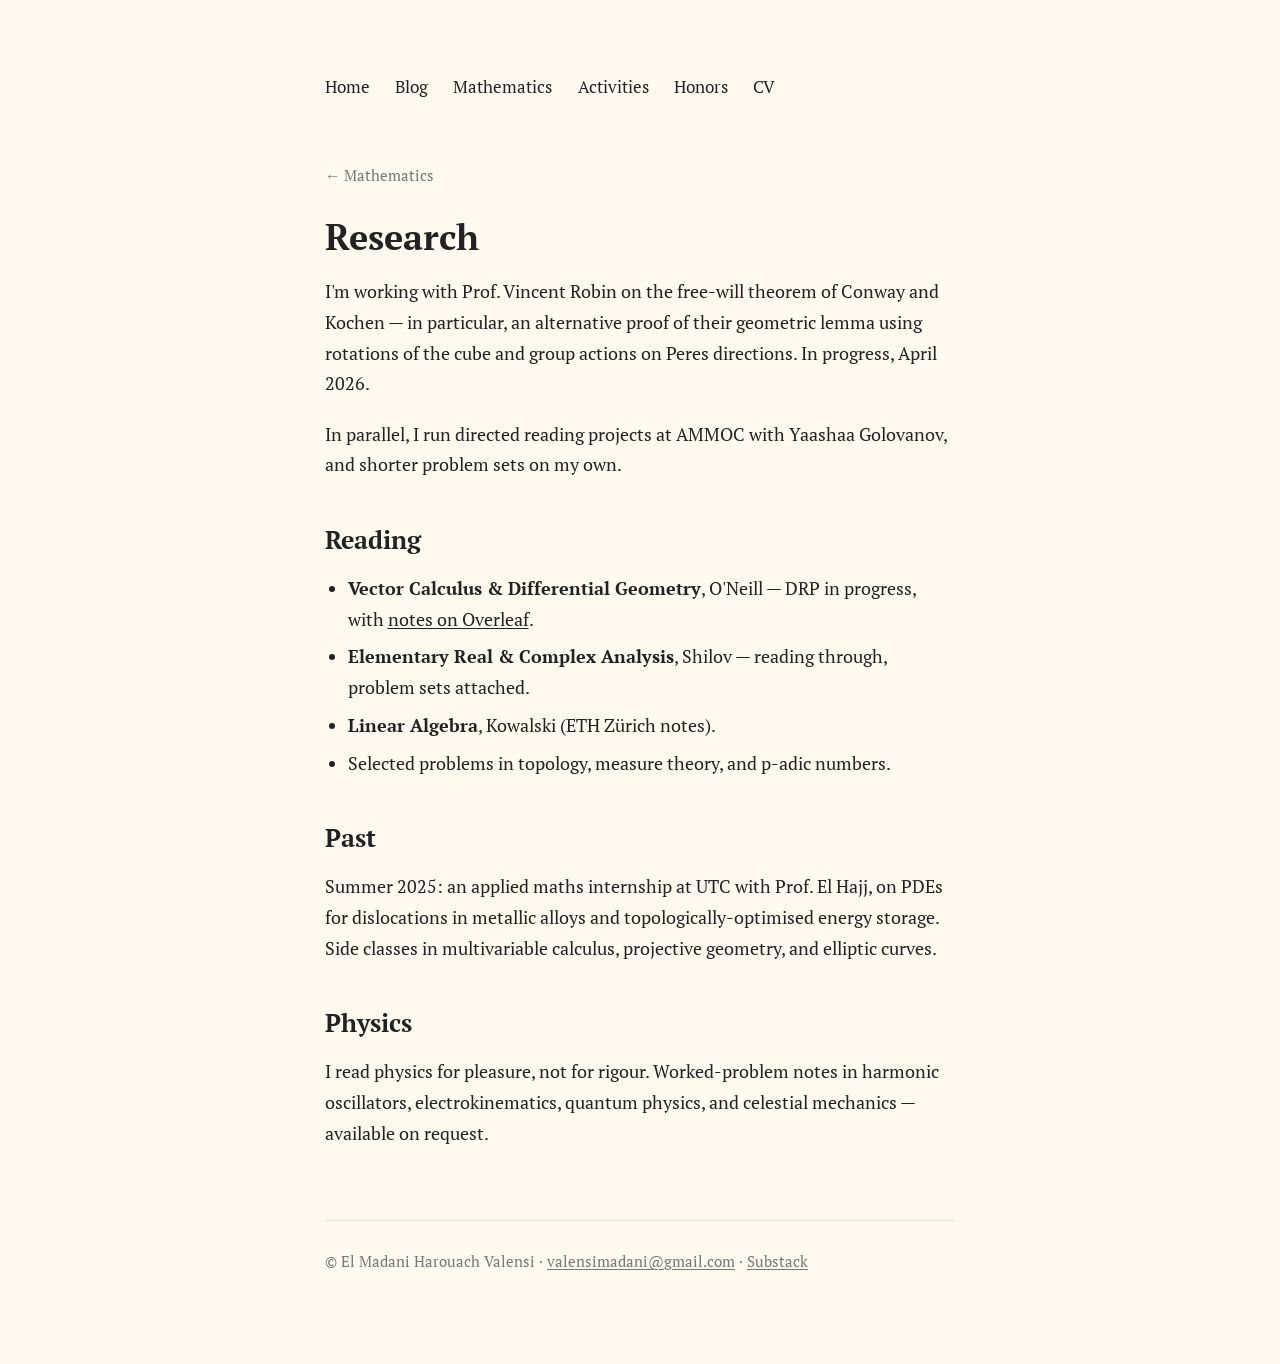
<file: research (1).html>
<!doctype html>
<html lang="en">
<head>
<meta charset="utf-8">
<meta name="viewport" content="width=device-width,initial-scale=1">
<title>Research — Madani Harouach</title>
<link rel="stylesheet" href="style.css">
</head>
<body>
<div class="wrap">

<nav class="site-nav">
  <ul>
    <li><a href="index.html">Home</a></li>
    <li><a href="https://open.substack.com/pub/valensimadani">Blog</a></li>
    <li><a href="mathematics.html">Mathematics</a></li>
    <li><a href="activities.html">Activities</a></li>
    <li><a href="honors.html">Honors</a></li>
    <li><a href="cv.pdf">CV</a></li>
  </ul>
</nav>

<main>

<p class="crumb"><a href="mathematics.html">← Mathematics</a></p>

<h1>Research</h1>

<p>I'm working with Prof. Vincent Robin on the free-will theorem of Conway and Kochen — in particular, an alternative proof of their geometric lemma using rotations of the cube and group actions on Peres directions. In progress, April 2026.</p>

<p>In parallel, I run directed reading projects at AMMOC with Yaashaa Golovanov, and shorter problem sets on my own.</p>

<h2>Reading</h2>

<ul>
  <li><strong>Vector Calculus &amp; Differential Geometry</strong>, O'Neill — DRP in progress, with <a href="https://www.overleaf.com/read/pcwnzhzwnnss#725953">notes on Overleaf</a>.</li>
  <li><strong>Elementary Real &amp; Complex Analysis</strong>, Shilov — reading through, problem sets attached.</li>
  <li><strong>Linear Algebra</strong>, Kowalski (ETH Zürich notes).</li>
  <li>Selected problems in topology, measure theory, and p-adic numbers.</li>
</ul>

<h2>Past</h2>

<p>Summer 2025: an applied maths internship at UTC with Prof. El Hajj, on PDEs for dislocations in metallic alloys and topologically-optimised energy storage. Side classes in multivariable calculus, projective geometry, and elliptic curves.</p>

<h2>Physics</h2>

<p>I read physics for pleasure, not for rigour. Worked-problem notes in harmonic oscillators, electrokinematics, quantum physics, and celestial mechanics — available on request.</p>

</main>

<footer class="site-foot">
  © El Madani Harouach Valensi · <a href="mailto:valensimadani@gmail.com">valensimadani@gmail.com</a> · <a href="https://open.substack.com/pub/valensimadani">Substack</a>
</footer>

</div>
</body>
</html>
</file>
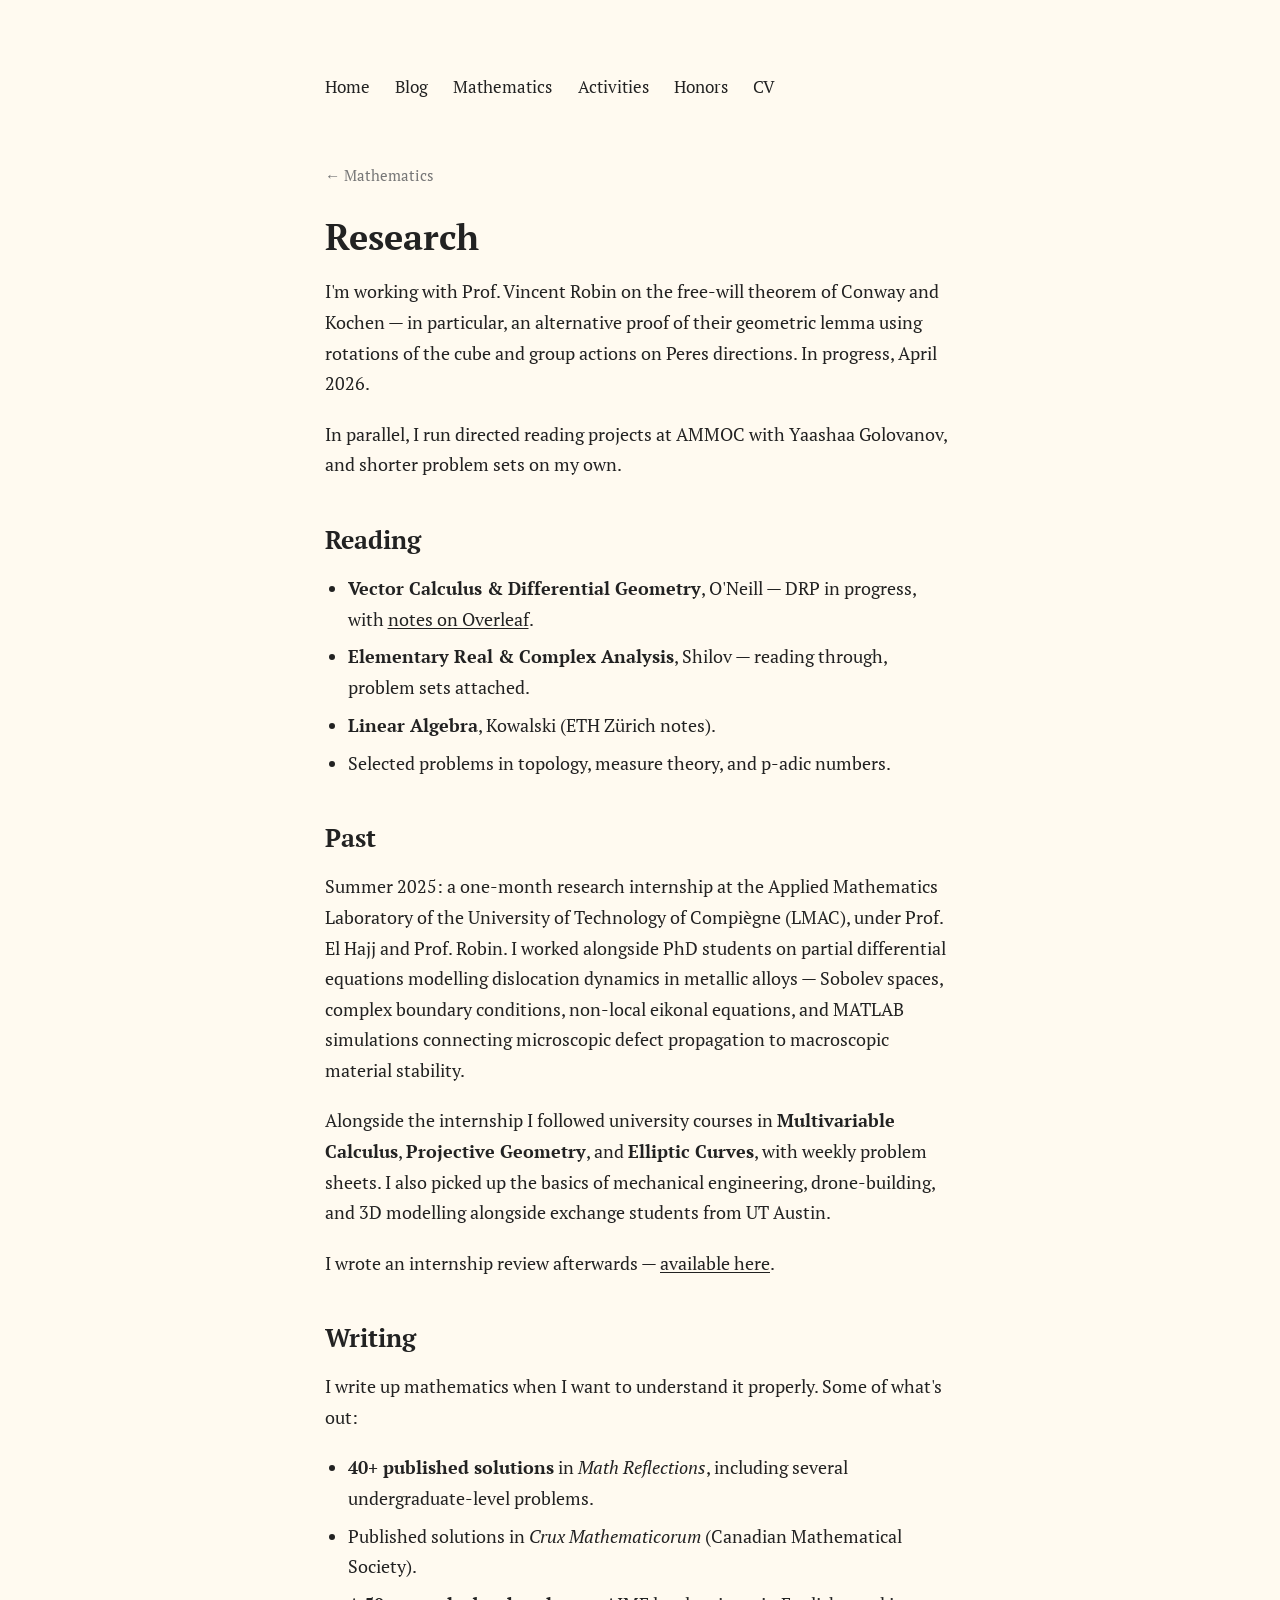
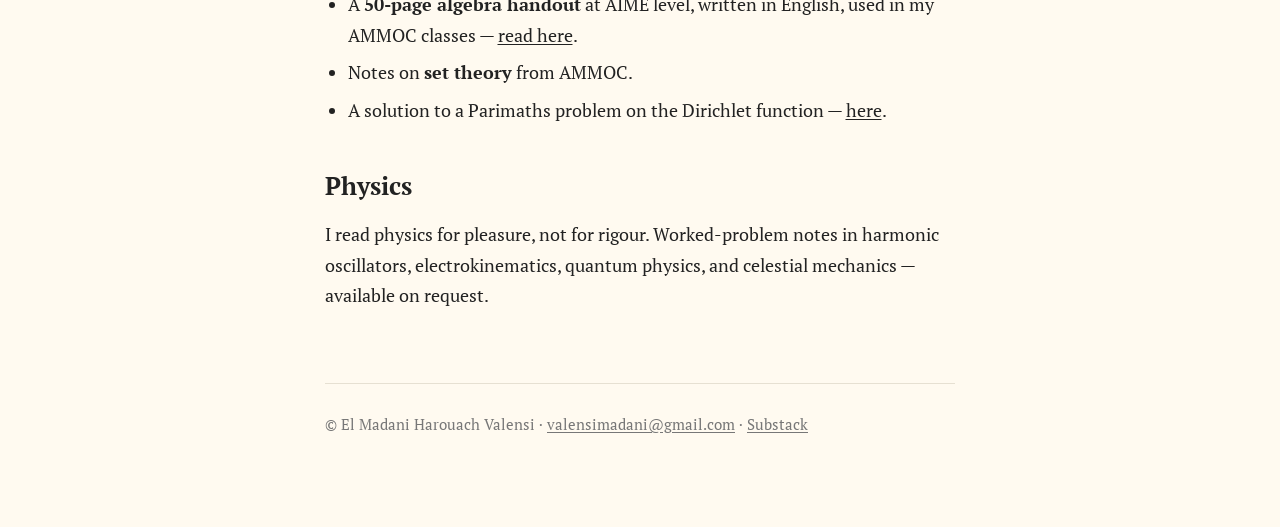
<file: research.html>
<!doctype html>
<html lang="en">
<head>
<meta charset="utf-8">
<meta name="viewport" content="width=device-width,initial-scale=1">
<title>Research — Madani Harouach</title>
<link rel="stylesheet" href="style.css">
</head>
<body>
<div class="wrap">

<nav class="site-nav">
  <ul>
    <li><a href="index.html">Home</a></li>
    <li><a href="https://open.substack.com/pub/valensimadani">Blog</a></li>
    <li><a href="mathematics.html">Mathematics</a></li>
    <li><a href="activities.html">Activities</a></li>
    <li><a href="honors.html">Honors</a></li>
    <li><a href="cv.pdf">CV</a></li>
  </ul>
</nav>

<main>

<p class="crumb"><a href="mathematics.html">← Mathematics</a></p>

<h1>Research</h1>

<p>I'm working with Prof. Vincent Robin on the free-will theorem of Conway and Kochen — in particular, an alternative proof of their geometric lemma using rotations of the cube and group actions on Peres directions. In progress, April 2026.</p>

<p>In parallel, I run directed reading projects at AMMOC with Yaashaa Golovanov, and shorter problem sets on my own.</p>

<h2>Reading</h2>

<ul>
  <li><strong>Vector Calculus &amp; Differential Geometry</strong>, O'Neill — DRP in progress, with <a href="https://www.overleaf.com/read/pcwnzhzwnnss#725953">notes on Overleaf</a>.</li>
  <li><strong>Elementary Real &amp; Complex Analysis</strong>, Shilov — reading through, problem sets attached.</li>
  <li><strong>Linear Algebra</strong>, Kowalski (ETH Zürich notes).</li>
  <li>Selected problems in topology, measure theory, and p-adic numbers.</li>
</ul>

<h2>Past</h2>

<p>Summer 2025: a one-month research internship at the Applied Mathematics Laboratory of the University of Technology of Compiègne (LMAC), under Prof. El Hajj and Prof. Robin. I worked alongside PhD students on partial differential equations modelling dislocation dynamics in metallic alloys — Sobolev spaces, complex boundary conditions, non-local eikonal equations, and MATLAB simulations connecting microscopic defect propagation to macroscopic material stability.</p>

<p>Alongside the internship I followed university courses in <strong>Multivariable Calculus</strong>, <strong>Projective Geometry</strong>, and <strong>Elliptic Curves</strong>, with weekly problem sheets. I also picked up the basics of mechanical engineering, drone-building, and 3D modelling alongside exchange students from UT Austin.</p>

<p>I wrote an internship review afterwards — <a href="https://drive.google.com/file/d/1bzfIVV0xC4eW9L1shMZfI1-JF2fTODYj/view?usp=drive_link">available here</a>.</p>
<h2>Writing</h2>

<p>I write up mathematics when I want to understand it properly. Some of what's out:</p>

<ul>
  <li><strong>40+ published solutions</strong> in <em>Math Reflections</em>, including several undergraduate-level problems.</li>
  <li>Published solutions in <em>Crux Mathematicorum</em> (Canadian Mathematical Society).</li>
  <li>A <strong>50-page algebra handout</strong> at AIME level, written in English, used in my AMMOC classes — <a href="https://drive.google.com/file/d/1ZXNvHgc-LaANPb4ShnNW4IWpW5BZQ4kd/view?usp=drive_link">read here</a>.</li>
  <li>Notes on <strong>set theory</strong> from AMMOC.</li>
  <li>A solution to a Parimaths problem on the Dirichlet function — <a href="https://drive.google.com/file/d/1zCUzwyT5bn2RMx_o04w4G7VsxsxZL9Rb/view?usp=drive_link">here</a>.</li>
</ul>
<h2>Physics</h2>

<p>I read physics for pleasure, not for rigour. Worked-problem notes in harmonic oscillators, electrokinematics, quantum physics, and celestial mechanics — available on request.</p>

</main>

<footer class="site-foot">
  © El Madani Harouach Valensi · <a href="mailto:valensimadani@gmail.com">valensimadani@gmail.com</a> · <a href="https://open.substack.com/pub/valensimadani">Substack</a>
</footer>

</div>
</body>
</html>
</file>
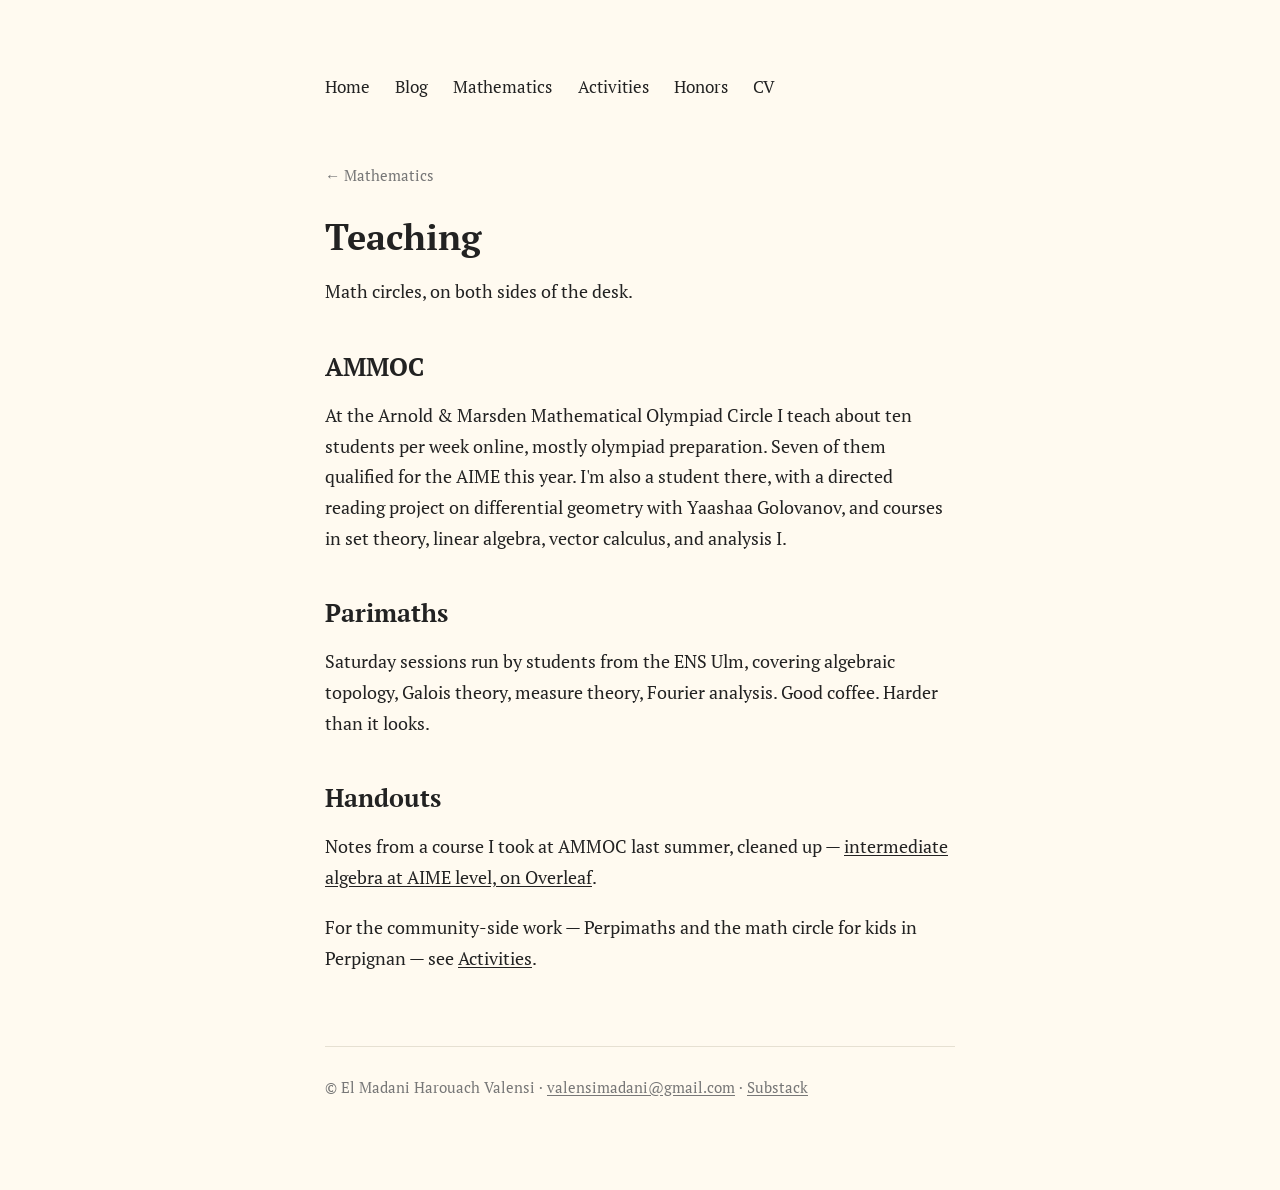
<file: teaching (1).html>
<!doctype html>
<html lang="en">
<head>
<meta charset="utf-8">
<meta name="viewport" content="width=device-width,initial-scale=1">
<title>Teaching — Madani Harouach</title>
<link rel="stylesheet" href="style.css">
</head>
<body>
<div class="wrap">

<nav class="site-nav">
  <ul>
    <li><a href="index.html">Home</a></li>
    <li><a href="https://open.substack.com/pub/valensimadani">Blog</a></li>
    <li><a href="mathematics.html">Mathematics</a></li>
    <li><a href="activities.html">Activities</a></li>
    <li><a href="honors.html">Honors</a></li>
    <li><a href="cv.pdf">CV</a></li>
  </ul>
</nav>

<main>

<p class="crumb"><a href="mathematics.html">← Mathematics</a></p>

<h1>Teaching</h1>

<p>Math circles, on both sides of the desk.</p>

<h2>AMMOC</h2>

<p>At the Arnold &amp; Marsden Mathematical Olympiad Circle I teach about ten students per week online, mostly olympiad preparation. Seven of them qualified for the AIME this year. I'm also a student there, with a directed reading project on differential geometry with Yaashaa Golovanov, and courses in set theory, linear algebra, vector calculus, and analysis I.</p>

<h2>Parimaths</h2>

<p>Saturday sessions run by students from the ENS Ulm, covering algebraic topology, Galois theory, measure theory, Fourier analysis. Good coffee. Harder than it looks.</p>

<h2>Handouts</h2>

<p>Notes from a course I took at AMMOC last summer, cleaned up — <a href="https://www.overleaf.com/read/wrsxjcrsgtck#7cd58a">intermediate algebra at AIME level, on Overleaf</a>.</p>

<p>For the community-side work — Perpimaths and the math circle for kids in Perpignan — see <a href="activities.html">Activities</a>.</p>

</main>

<footer class="site-foot">
  © El Madani Harouach Valensi · <a href="mailto:valensimadani@gmail.com">valensimadani@gmail.com</a> · <a href="https://open.substack.com/pub/valensimadani">Substack</a>
</footer>

</div>
</body>
</html>
</file>
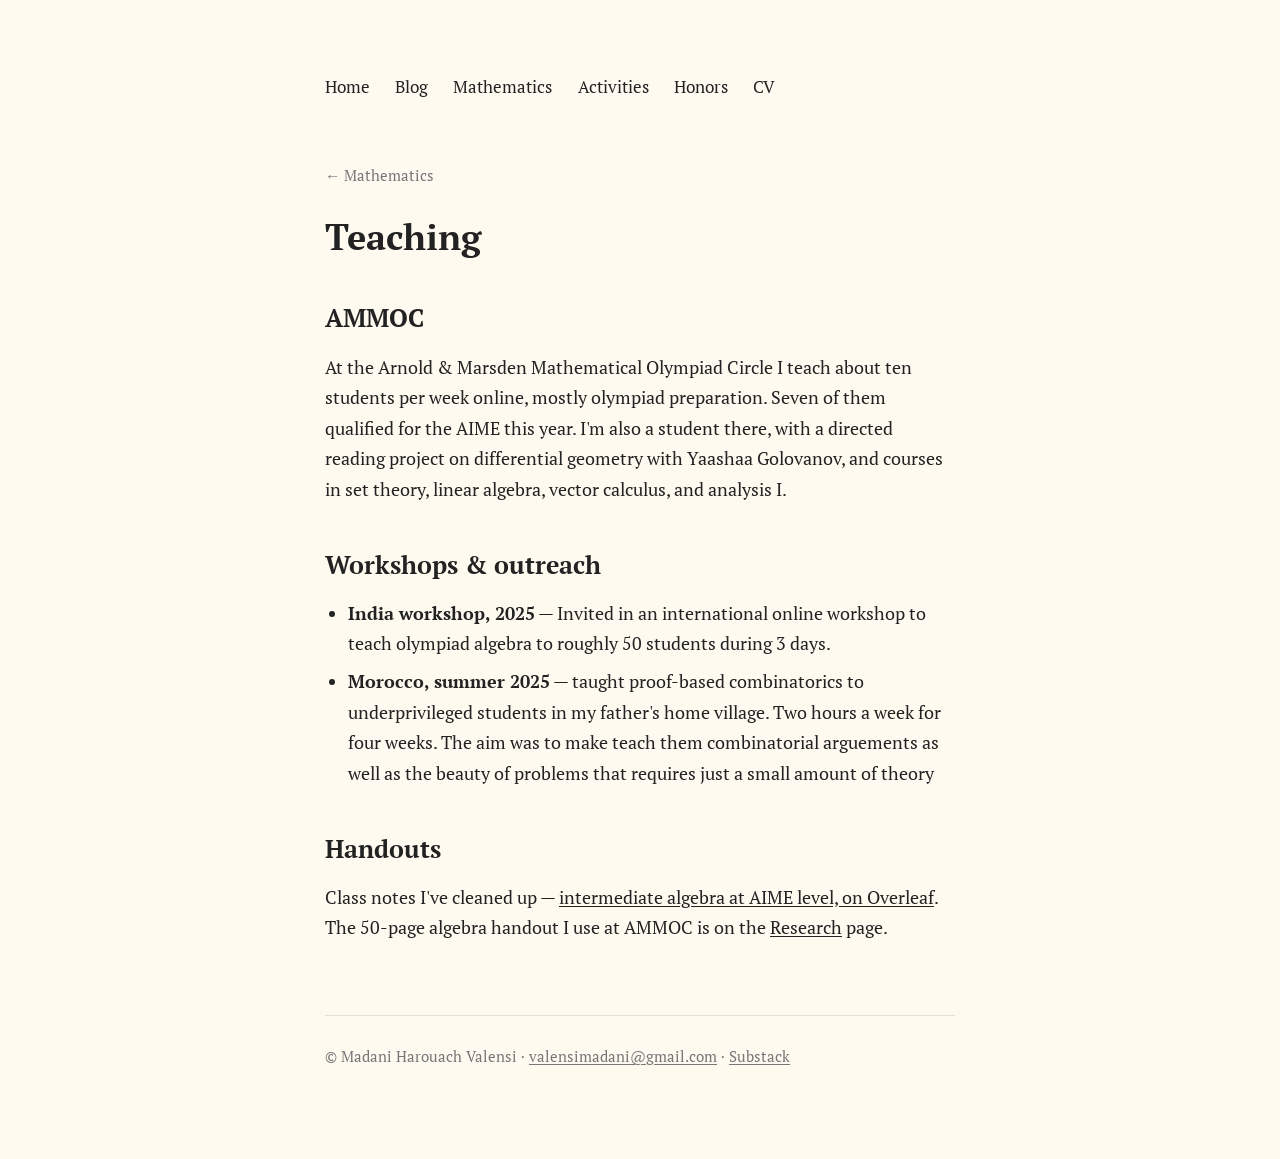
<file: teaching.html>
<!doctype html>
<html lang="en">
<head>
<meta charset="utf-8">
<meta name="viewport" content="width=device-width,initial-scale=1">
<title>Teaching — Madani Harouach</title>
<link rel="stylesheet" href="style.css">
</head>
<body>
<div class="wrap">

<nav class="site-nav">
  <ul>
    <li><a href="index.html">Home</a></li>
    <li><a href="https://open.substack.com/pub/valensimadani">Blog</a></li>
    <li><a href="mathematics.html">Mathematics</a></li>
    <li><a href="activities.html">Activities</a></li>
    <li><a href="honors.html">Honors</a></li>
    <li><a href="cv.pdf">CV</a></li>
  </ul>
</nav>

<main>

<p class="crumb"><a href="mathematics.html">← Mathematics</a></p>

<h1>Teaching</h1>


<h2>AMMOC</h2>

<p>At the Arnold &amp; Marsden Mathematical Olympiad Circle I teach about ten students per week online, mostly olympiad preparation. Seven of them qualified for the AIME this year. I'm also a student there, with a directed reading project on differential geometry with Yaashaa Golovanov, and courses in set theory, linear algebra, vector calculus, and analysis I.</p>


<h2>Workshops &amp; outreach</h2>

<ul>
  <li><strong>India workshop, 2025</strong> — Invited in an international online workshop to teach olympiad algebra to roughly 50 students during 3 days.</li>
  <li><strong>Morocco, summer 2025</strong> — taught proof-based combinatorics to underprivileged students in my father's home village. Two hours a week for four weeks. The aim was to make teach them combinatorial arguements as well as the beauty of problems that requires just a small amount of theory</li>
</ul>

<h2>Handouts</h2>

<p>Class notes I've cleaned up — <a href="https://www.overleaf.com/read/wrsxjcrsgtck#7cd58a">intermediate algebra at AIME level, on Overleaf</a>. The 50-page algebra handout I use at AMMOC is on the <a href="research.html">Research</a> page.</p>

<footer class="site-foot">
  © Madani Harouach Valensi · <a href="mailto:valensimadani@gmail.com">valensimadani@gmail.com</a> · <a href="https://open.substack.com/pub/valensimadani">Substack</a>
</footer>

</div>
</body>
</html>
</file>
<file: style.css>
/* madaniharouach.github.io — minimal serif */

@import url('https://fonts.googleapis.com/css2?family=PT+Serif:ital,wght@0,400;0,700;1,400;1,700&display=swap');

:root {
  --paper: #fffaf0;
  --ink:   #222;
  --muted: #777;
  --rule:  #e6e0d2;
}

* { box-sizing: border-box; }

html { font-size: 18px; -webkit-font-smoothing: antialiased; }

body {
  margin: 0;
  background: var(--paper);
  color: var(--ink);
  font-family: 'PT Serif', Georgia, 'Times New Roman', serif;
  line-height: 1.7;
}

.wrap {
  max-width: 38rem;
  margin: 0 auto;
  padding: 3rem 1.25rem 4rem;
}

@media (min-width: 720px) {
  .wrap { padding: 4rem 1.5rem 5rem; }
}

/* nav */
.site-nav {
  margin-bottom: 3rem;
  font-size: 0.95rem;
}

.site-nav ul {
  list-style: none;
  margin: 0;
  padding: 0;
  display: flex;
  flex-wrap: wrap;
  gap: 0.25rem 1.4rem;
}

.site-nav a {
  color: var(--ink);
  text-decoration: none;
}

.site-nav a:hover { text-decoration: underline; }

/* type */
h1, h2, h3 {
  font-weight: 700;
  line-height: 1.2;
  margin: 0 0 1rem;
}

h1 { font-size: 2rem; margin-top: 0.5rem; }
h2 { font-size: 1.4rem; margin-top: 2.5rem; }
h3 { font-size: 1.1rem; margin-top: 1.75rem; }

p { margin: 0 0 1.1rem; }

a {
  color: var(--ink);
  text-decoration: underline;
  text-underline-offset: 2px;
}

a:hover { color: var(--muted); }

ul, ol { padding-left: 1.25rem; }
li { margin-bottom: 0.4rem; }

/* sub-nav under a page title (math page) */
.subnav {
  list-style: none;
  padding: 0;
  margin: 0 0 1.5rem;
  display: flex;
  flex-wrap: wrap;
  gap: 0.25rem 1.4rem;
  font-size: 0.95rem;
  border-top: 1px solid var(--rule);
  border-bottom: 1px solid var(--rule);
  padding: 0.6rem 0;
}

.subnav li { margin: 0; }

.subnav a {
  color: var(--ink);
  text-decoration: none;
}

.subnav a:hover { text-decoration: underline; }

/* breadcrumb back-link on sub-pages */
.crumb {
  font-size: 0.85rem;
  color: var(--muted);
  margin: 0 0 1.5rem;
}

.crumb a {
  color: var(--muted);
  text-decoration: none;
}

.crumb a:hover {
  color: var(--ink);
  text-decoration: underline;
}

blockquote {
  margin: 1.5rem 0;
  padding-left: 1rem;
  border-left: 2px solid var(--rule);
  color: var(--muted);
  font-style: italic;
}

hr {
  border: 0;
  border-top: 1px solid var(--rule);
  margin: 2.5rem 0;
}

/* footer */
.site-foot {
  margin-top: 4rem;
  padding-top: 1.5rem;
  border-top: 1px solid var(--rule);
  font-size: 0.85rem;
  color: var(--muted);
}

.site-foot a { color: var(--muted); }
</file>
